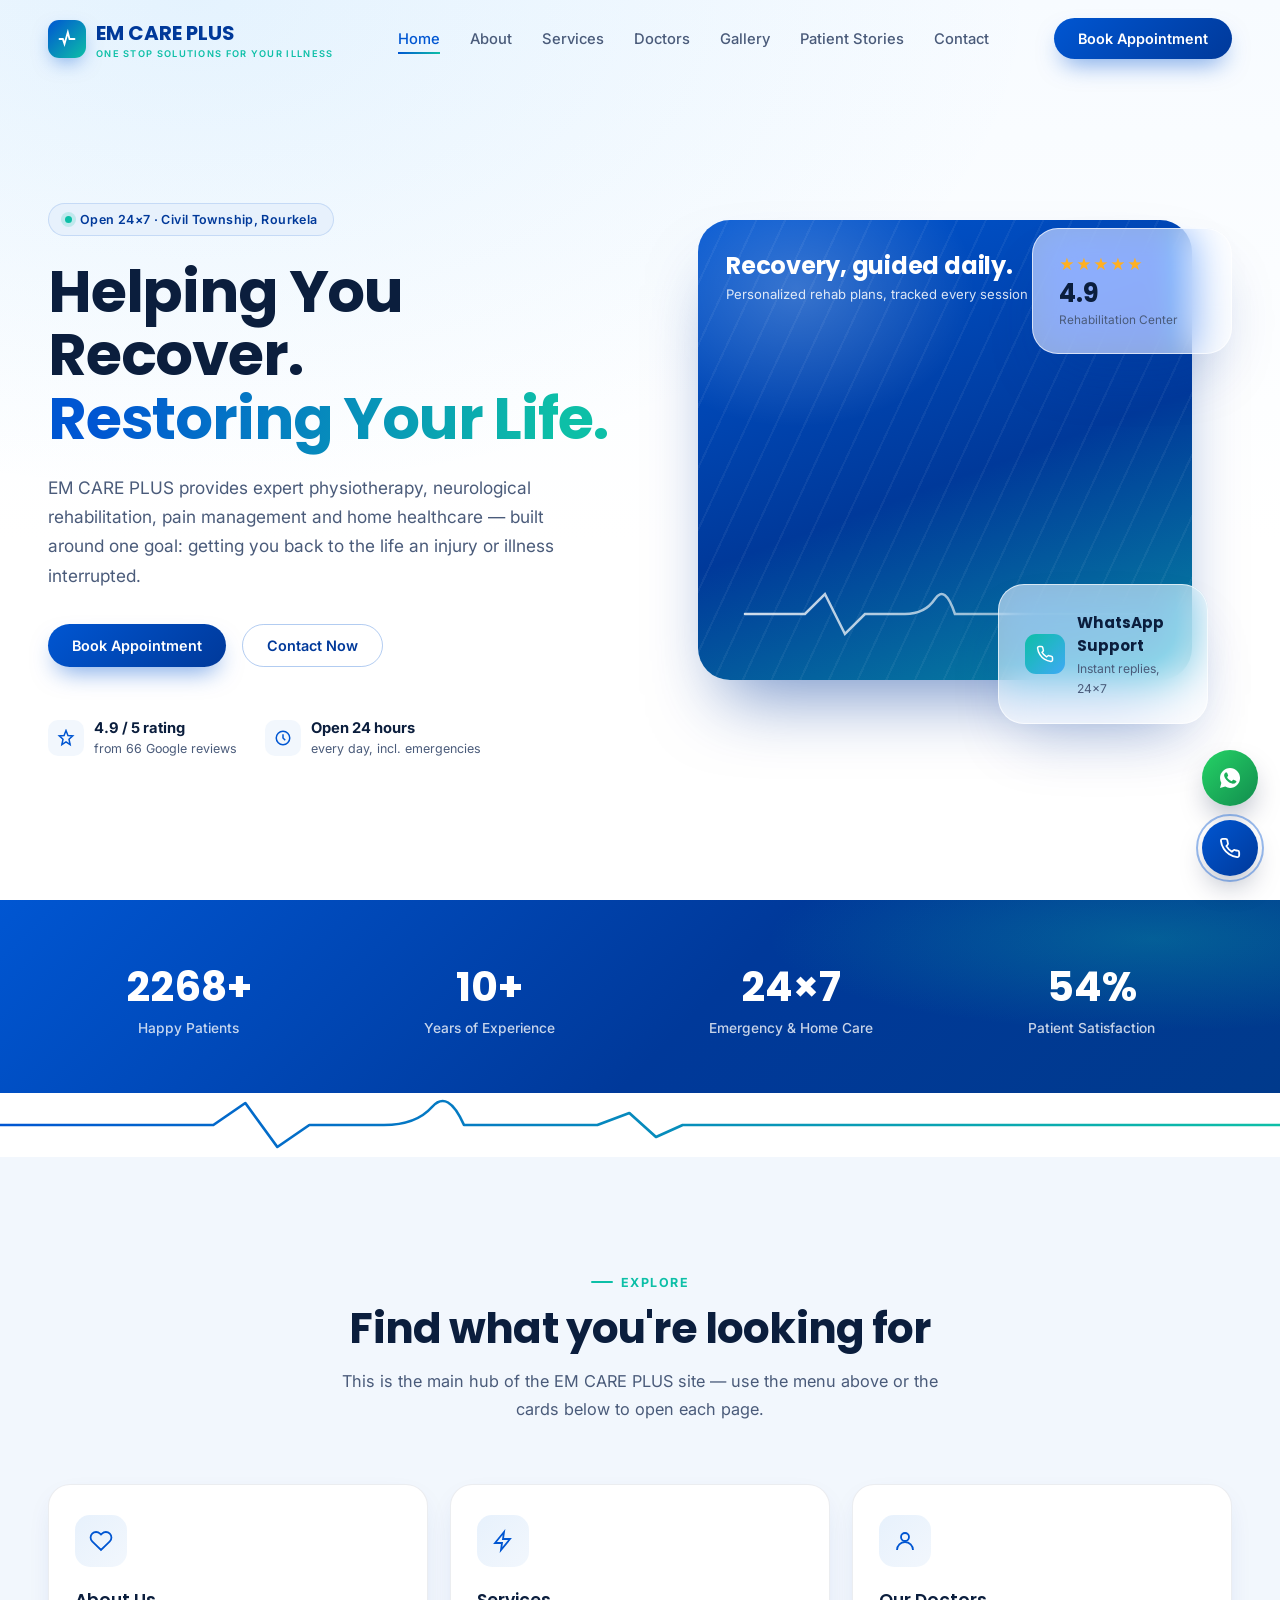
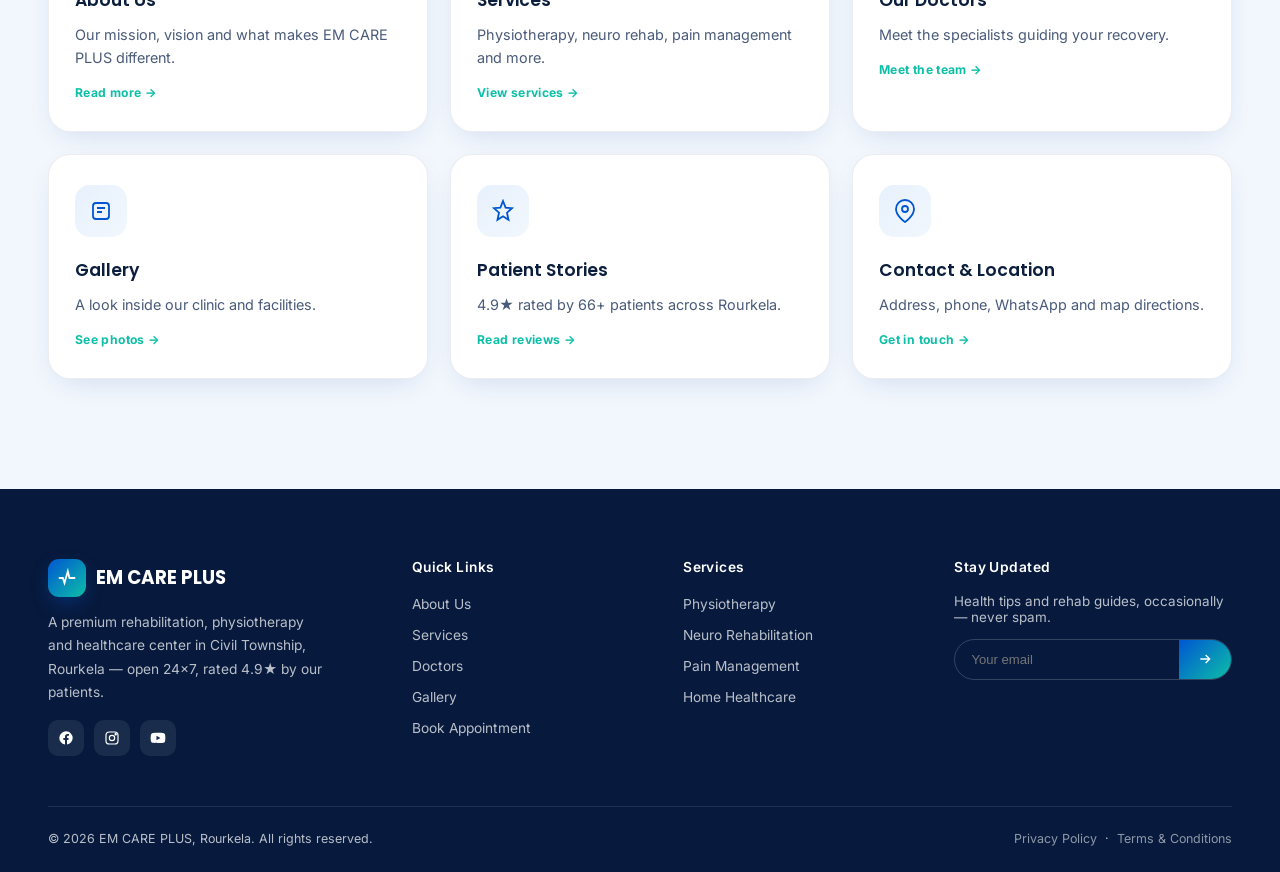
<file: index.html>
<!DOCTYPE html>
<html lang="en">
<head>
<meta charset="UTF-8">
<meta name="viewport" content="width=device-width, initial-scale=1.0">
<title>EM CARE PLUS — Rehabilitation & Physiotherapy Center, Rourkela</title>
<meta name="description" content="EM CARE PLUS is a premium rehabilitation, physiotherapy and healthcare center in Civil Township, Rourkela, Odisha. 24x7 service, 4.9 star rated by 66+ patients.">
<link rel="preconnect" href="https://fonts.googleapis.com">
<link rel="preconnect" href="https://fonts.gstatic.com" crossorigin>
<link href="https://fonts.googleapis.com/css2?family=Poppins:wght@400;500;600;700;800&family=Inter:wght@400;500;600;700&display=swap" rel="stylesheet">
<link rel="stylesheet" href="css/style.css">
</head>
<body>

<div class="bg-field"></div>
<!-- ======================= HEADER ======================= -->
<header id="siteHeader">
  <div class="wrap">
    <nav>
      <a href="index.html" class="logo">
        <span class="logo-mark">
          <svg viewBox="0 0 24 24" fill="none" stroke="#fff" stroke-width="2.2" stroke-linecap="round"><path d="M3 12h4l2 6 4-14 2 8h6"/></svg>
        </span>
        <span>EM CARE PLUS<small>ONE STOP SOLUTIONS FOR YOUR ILLNESS</small></span>
      </a>
      <div class="nav-links">
        <a href="index.html" class="active">Home</a>
        <a href="about.html">About</a>
        <a href="services.html">Services</a>
        <a href="doctors.html">Doctors</a>
        <a href="gallery.html">Gallery</a>
        <a href="reviews.html">Patient Stories</a>
        <a href="contact.html">Contact</a>
      </div>
      <div class="nav-cta">
        <a href="tel:+917735731049" class="btn btn-ghost" style="display:none" id="navCall">Call</a>
        <a href="appointment.html" class="btn btn-primary">Book Appointment</a>
        <button class="hamburger" id="hamburger" aria-label="Menu"><span></span><span></span><span></span></button>
      </div>
    </nav>
  </div>
</header>

<!-- ======================= HERO ======================= -->
<section class="hero" id="home">
  <div class="wrap hero-grid">
    <div>
      <div class="eyebrow"><span class="dot"></span> Open 24×7 · Civil Township, Rourkela</div>
      <h1>Helping You Recover.<br><span class="grad">Restoring Your Life.</span></h1>
      <p class="lead">EM CARE PLUS provides expert physiotherapy, neurological rehabilitation, pain management and home healthcare — built around one goal: getting you back to the life an injury or illness interrupted.</p>
      <div class="hero-actions">
        <a href="appointment.html" class="btn btn-primary">Book Appointment</a>
        <a href="contact.html" class="btn btn-ghost">Contact Now</a>
      </div>
      <div class="hero-meta">
        <div class="item">
          <div class="ic"><svg width="18" height="18" viewBox="0 0 24 24" fill="none" stroke="currentColor" stroke-width="2"><path d="M12 2l2.6 6.6L21 9.2l-5 4.5 1.5 7.1L12 17.3 6.5 20.8 8 13.7 3 9.2l6.4-.6z"/></svg></div>
          <div class="txt"><b>4.9 / 5 rating</b><span>from 66 Google reviews</span></div>
        </div>
        <div class="item">
          <div class="ic"><svg width="18" height="18" viewBox="0 0 24 24" fill="none" stroke="currentColor" stroke-width="2"><circle cx="12" cy="12" r="9"/><path d="M12 7v5l3 3"/></svg></div>
          <div class="txt"><b>Open 24 hours</b><span>every day, incl. emergencies</span></div>
        </div>
      </div>
    </div>

    <div class="hero-visual">
      <div class="hv-main">
        <div class="cap"><b>Recovery, guided daily.</b><span>Personalized rehab plans, tracked every session</span></div>
        <div class="pulse-wrap">
          <svg viewBox="0 0 400 60" width="100%" height="60">
            <defs><linearGradient id="pulseGradWhite" x1="0" y1="0" x2="1" y2="0"><stop offset="0%" stop-color="#ffffff" stop-opacity="0.9"/><stop offset="100%" stop-color="#ffffff" stop-opacity="0.5"/></linearGradient></defs>
            <path d="M0 30 L60 30 L80 10 L100 50 L120 30 L160 30 Q180 30 190 15 Q200 0 210 30 L400 30" fill="none" stroke="url(#pulseGradWhite)" stroke-width="2.5" stroke-linecap="round"/>
          </svg>
        </div>
      </div>
      <div class="hv-card hv-float-1">
        <div class="rating">
          <div>
            <div class="stars">★★★★★</div>
            <b>4.9</b>
            <span>Rehabilitation Center</span>
          </div>
        </div>
      </div>
      <div class="hv-card hv-float-2">
        <div class="row">
          <div class="ic2"><svg width="18" height="18" viewBox="0 0 24 24" fill="none" stroke="#fff" stroke-width="2"><path d="M22 16.92v3a2 2 0 0 1-2.18 2 19.79 19.79 0 0 1-8.63-3.07 19.5 19.5 0 0 1-6-6 19.79 19.79 0 0 1-3.07-8.67A2 2 0 0 1 4.11 2h3a2 2 0 0 1 2 1.72c.12.9.33 1.79.63 2.65a2 2 0 0 1-.45 2.11L8.09 9.91a16 16 0 0 0 6 6l1.43-1.2a2 2 0 0 1 2.11-.45c.86.3 1.75.51 2.65.63A2 2 0 0 1 22 16.92z"/></svg></div>
          <div><b>WhatsApp Support</b><span>Instant replies, 24×7</span></div>
        </div>
      </div>
    </div>
  </div>
</section>

<!-- ======================= STATS ======================= -->
<div class="stats-strip">
  <div class="wrap stats-grid reveal-stagger" id="statsGrid">
    <div class="stat"><b class="counter" data-target="5000" data-suffix="+">0</b><span>Happy Patients</span></div>
    <div class="stat"><b class="counter" data-target="10" data-suffix="+">0</b><span>Years of Experience</span></div>
    <div class="stat"><b>24×7</b><span>Emergency &amp; Home Care</span></div>
    <div class="stat"><b class="counter" data-target="98" data-suffix="%">0</b><span>Patient Satisfaction</span></div>
  </div>
</div>

<div class="pulse-divider"><svg viewBox="0 0 1200 64" preserveAspectRatio="none">
  <defs><linearGradient id="pulseGrad" x1="0" y1="0" x2="1" y2="0"><stop offset="0%" stop-color="#0056D2"/><stop offset="100%" stop-color="#0DBFA7"/></linearGradient></defs>
  <path class="pulse-path" d="M0 32 L200 32 L230 10 L260 54 L290 32 L360 32 Q390 32 405 14 Q420 -4 435 32 L560 32 L590 20 L615 44 L640 32 L1200 32"/>
</svg></div>


<!-- ======================= EXPLORE (home quick links) ======================= -->
<section id="explore" style="background:var(--mist);">
  <div class="wrap">
    <div class="sec-head center reveal">
      <div class="kicker" style="justify-content:center">Explore</div>
      <h2>Find what you're looking for</h2>
      <p>This is the main hub of the EM CARE PLUS site &mdash; use the menu above or the cards below to open each page.</p>
    </div>
    <div class="services-grid reveal-stagger">
      <a class="svc-card" href="about.html" style="display:block;">
        <div class="svc-ic"><svg width="24" height="24" viewBox="0 0 24 24" fill="none" stroke="currentColor" stroke-width="1.8"><path d="M20.8 4.6a5.5 5.5 0 00-7.8 0L12 5.6l-1-1a5.5 5.5 0 10-7.8 7.8l1 1L12 21l7.8-7.6 1-1a5.5 5.5 0 000-7.8z"/></svg></div>
        <h3>About Us</h3><p>Our mission, vision and what makes EM CARE PLUS different.</p><span class="tag">Read more &rarr;</span>
      </a>
      <a class="svc-card" href="services.html" style="display:block;">
        <div class="svc-ic"><svg width="24" height="24" viewBox="0 0 24 24" fill="none" stroke="currentColor" stroke-width="1.8"><path d="M13 3L4 14h7l-1 7 9-11h-7l1-7z"/></svg></div>
        <h3>Services</h3><p>Physiotherapy, neuro rehab, pain management and more.</p><span class="tag">View services &rarr;</span>
      </a>
      <a class="svc-card" href="doctors.html" style="display:block;">
        <div class="svc-ic"><svg width="24" height="24" viewBox="0 0 24 24" fill="none" stroke="currentColor" stroke-width="1.8"><circle cx="12" cy="8" r="4"/><path d="M4 21c0-4.4 3.6-8 8-8s8 3.6 8 8"/></svg></div>
        <h3>Our Doctors</h3><p>Meet the specialists guiding your recovery.</p><span class="tag">Meet the team &rarr;</span>
      </a>
      <a class="svc-card" href="gallery.html" style="display:block;">
        <div class="svc-ic"><svg width="24" height="24" viewBox="0 0 24 24" fill="none" stroke="currentColor" stroke-width="1.8"><rect x="4" y="4" width="16" height="16" rx="3"/><path d="M8 9h8M8 13h5"/></svg></div>
        <h3>Gallery</h3><p>A look inside our clinic and facilities.</p><span class="tag">See photos &rarr;</span>
      </a>
      <a class="svc-card" href="reviews.html" style="display:block;">
        <div class="svc-ic"><svg width="24" height="24" viewBox="0 0 24 24" fill="none" stroke="currentColor" stroke-width="1.8"><path d="M12 2l2.6 6.6L21 9.2l-5 4.5 1.5 7.1L12 17.3 6.5 20.8 8 13.7 3 9.2l6.4-.6z"/></svg></div>
        <h3>Patient Stories</h3><p>4.9&#9733; rated by 66+ patients across Rourkela.</p><span class="tag">Read reviews &rarr;</span>
      </a>
      <a class="svc-card" href="contact.html" style="display:block;">
        <div class="svc-ic"><svg width="24" height="24" viewBox="0 0 24 24" fill="none" stroke="currentColor" stroke-width="1.8"><path d="M21 10c0 7-9 13-9 13s-9-6-9-13a9 9 0 0118 0z"/><circle cx="12" cy="10" r="3"/></svg></div>
        <h3>Contact &amp; Location</h3><p>Address, phone, WhatsApp and map directions.</p><span class="tag">Get in touch &rarr;</span>
      </a>
    </div>
  </div>
</section>

<!-- ======================= FOOTER ======================= -->
<footer>
  <div class="wrap">
    <div class="foot-grid">
      <div>
        <div class="foot-logo">
          <span class="logo-mark"><svg viewBox="0 0 24 24" fill="none" stroke="#fff" stroke-width="2.2" stroke-linecap="round"><path d="M3 12h4l2 6 4-14 2 8h6"/></svg></span>
          EM CARE PLUS
        </div>
        <p class="desc">A premium rehabilitation, physiotherapy and healthcare center in Civil Township, Rourkela — open 24×7, rated 4.9★ by our patients.</p>
        <div class="foot-social">
          <a href="#" aria-label="Facebook"><svg width="16" height="16" viewBox="0 0 24 24" fill="#fff"><path d="M22 12a10 10 0 10-11.5 9.9v-7H8v-2.9h2.5V9.8c0-2.5 1.5-3.9 3.8-3.9 1.1 0 2.2.2 2.2.2v2.4h-1.3c-1.2 0-1.6.8-1.6 1.6v1.9H16l-.4 2.9h-2.1v7A10 10 0 0022 12z"/></svg></a>
          <a href="#" aria-label="Instagram"><svg width="16" height="16" viewBox="0 0 24 24" fill="none" stroke="#fff" stroke-width="1.8"><rect x="3" y="3" width="18" height="18" rx="5"/><circle cx="12" cy="12" r="4"/><circle cx="17.5" cy="6.5" r="1"/></svg></a>
          <a href="#" aria-label="YouTube"><svg width="16" height="16" viewBox="0 0 24 24" fill="#fff"><path d="M23 12s0-3.6-.5-5.2c-.3-1-.9-1.7-1.9-2C18.9 4.3 12 4.3 12 4.3s-6.9 0-8.6.5c-1 .3-1.6 1-1.9 2C1 8.4 1 12 1 12s0 3.6.5 5.2c.3 1 .9 1.7 1.9 2 1.7.5 8.6.5 8.6.5s6.9 0 8.6-.5c1-.3 1.6-1 1.9-2 .5-1.6.5-5.2.5-5.2zM9.7 15.3V8.7l6 3.3-6 3.3z"/></svg></a>
        </div>
      </div>
      <div>
        <h5>Quick Links</h5>
        <ul>
          <li><a href="about.html">About Us</a></li>
          <li><a href="services.html">Services</a></li>
          <li><a href="doctors.html">Doctors</a></li>
          <li><a href="gallery.html">Gallery</a></li>
          <li><a href="appointment.html">Book Appointment</a></li>
        </ul>
      </div>
      <div>
        <h5>Services</h5>
        <ul>
          <li><a href="services.html">Physiotherapy</a></li>
          <li><a href="services.html">Neuro Rehabilitation</a></li>
          <li><a href="services.html">Pain Management</a></li>
          <li><a href="services.html">Home Healthcare</a></li>
        </ul>
      </div>
      <div>
        <h5>Stay Updated</h5>
        <p style="font-size:0.84rem;">Health tips and rehab guides, occasionally — never spam.</p>
        <div class="news-input"><input type="email" placeholder="Your email"><button aria-label="Subscribe"><svg width="16" height="16" viewBox="0 0 24 24" fill="none" stroke="#fff" stroke-width="2"><path d="M5 12h14M13 6l6 6-6 6"/></svg></button></div>
      </div>
    </div>
    <div class="foot-bottom">
      <span>© 2026 EM CARE PLUS, Rourkela. All rights reserved.</span>
      <span><a href="#">Privacy Policy</a> &nbsp;·&nbsp; <a href="#">Terms &amp; Conditions</a></span>
    </div>
  </div>
</footer>

<!-- ======================= FLOATING BUTTONS ======================= -->
<div class="floaters">
  <a href="https://wa.me/917735731049" target="_blank" class="fab fab-wa" aria-label="WhatsApp"><svg width="24" height="24" viewBox="0 0 24 24" fill="#fff"><path d="M12.04 2c-5.5 0-10 4.5-10 10 0 1.77.46 3.45 1.27 4.9L2 22l5.25-1.38A9.9 9.9 0 0012.04 22c5.5 0 10-4.5 10-10s-4.5-10-10-10zm5.9 14.2c-.25.7-1.45 1.35-2 1.4-.5.06-1.15.08-1.85-.12-.43-.12-.98-.3-1.7-.6-2.98-1.29-4.93-4.3-5.08-4.5-.15-.2-1.2-1.6-1.2-3.05 0-1.45.76-2.15 1.03-2.45.27-.3.6-.37.8-.37h.57c.18 0 .43-.07.67.5.25.6.85 2.1.92 2.25.07.15.12.33.02.53-.1.2-.15.33-.3.5-.15.18-.32.4-.45.53-.15.15-.32.32-.14.62.18.3.8 1.32 1.72 2.14 1.18 1.05 2.18 1.38 2.48 1.53.3.15.47.13.65-.08.18-.2.75-.87.95-1.17.2-.3.4-.25.67-.15.28.1 1.75.83 2.05.98.3.15.5.22.57.35.07.13.07.75-.18 1.45z"/></svg></a>
  <a href="tel:+917735731049" class="fab fab-call" aria-label="Call"><svg width="22" height="22" viewBox="0 0 24 24" fill="none" stroke="#fff" stroke-width="2"><path d="M22 16.92v3a2 2 0 0 1-2.18 2 19.79 19.79 0 0 1-8.63-3.07 19.5 19.5 0 0 1-6-6 19.79 19.79 0 0 1-3.07-8.67A2 2 0 0 1 4.11 2h3a2 2 0 0 1 2 1.72c.12.9.33 1.79.63 2.65a2 2 0 0 1-.45 2.11L8.09 9.91a16 16 0 0 0 6 6l1.43-1.2a2 2 0 0 1 2.11-.45c.86.3 1.75.51 2.65.63A2 2 0 0 1 22 16.92z"/></svg></a>
</div>

<script src="js/main.js"></script>
</body>
</html>
</file>
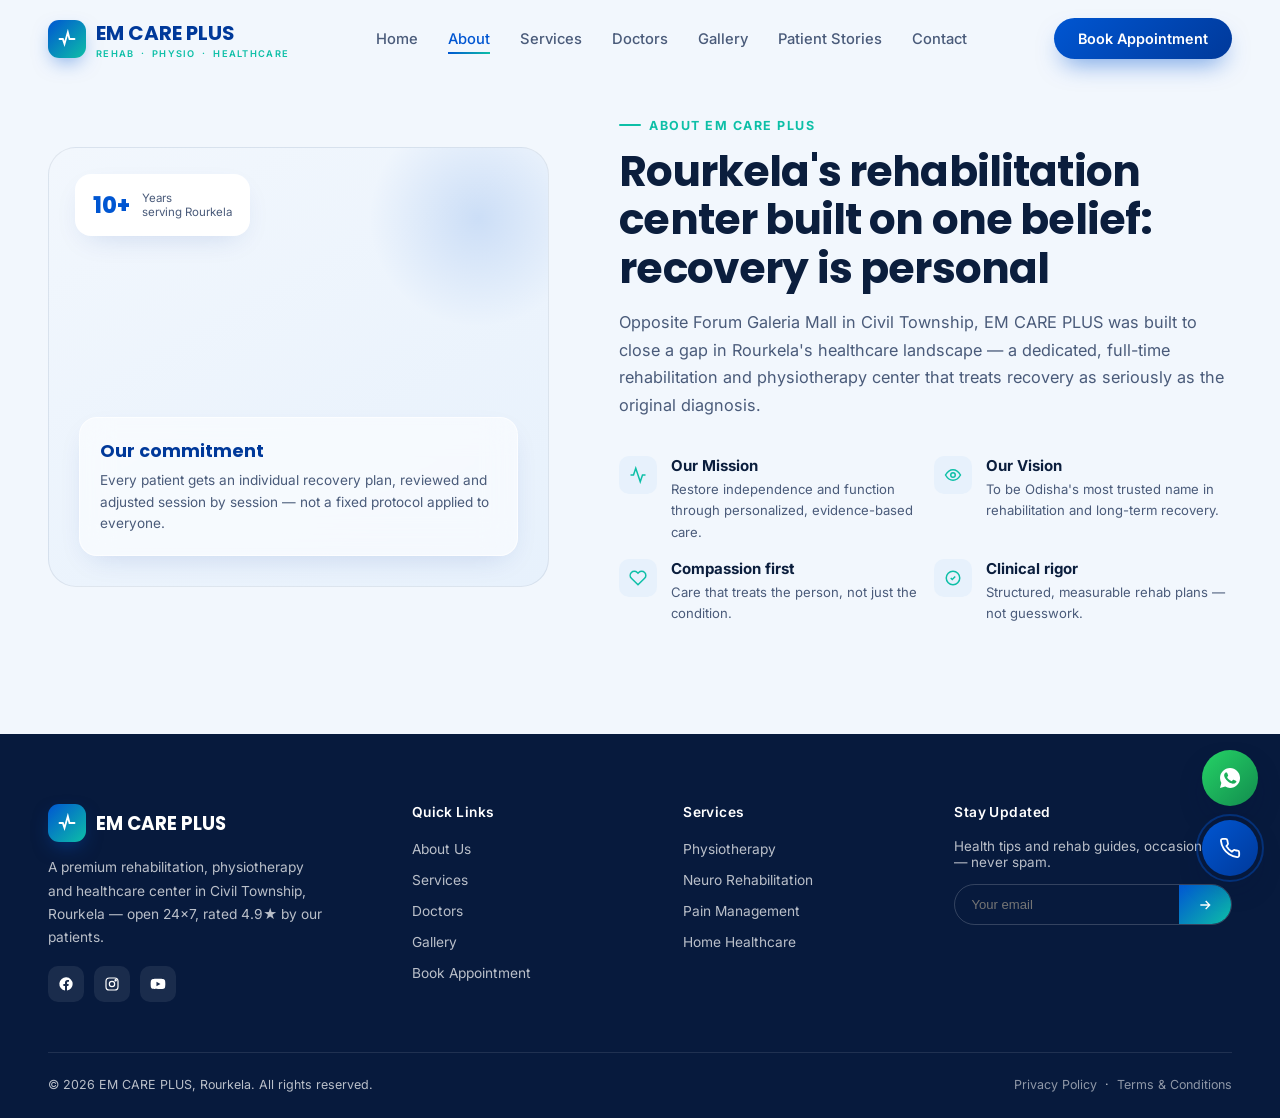
<file: about.html>
<!DOCTYPE html>
<html lang="en">
<head>
<meta charset="UTF-8">
<meta name="viewport" content="width=device-width, initial-scale=1.0">
<title>About Us — EM CARE PLUS Rourkela</title>
<meta name="description" content="Learn about EM CARE PLUS's mission, vision and values as Rourkela's dedicated rehabilitation and physiotherapy center.">
<link rel="preconnect" href="https://fonts.googleapis.com">
<link rel="preconnect" href="https://fonts.gstatic.com" crossorigin>
<link href="https://fonts.googleapis.com/css2?family=Poppins:wght@400;500;600;700;800&family=Inter:wght@400;500;600;700&display=swap" rel="stylesheet">
<link rel="stylesheet" href="css/style.css">
</head>
<body>

<div class="bg-field"></div>
<!-- ======================= HEADER ======================= -->
<header id="siteHeader">
  <div class="wrap">
    <nav>
      <a href="index.html" class="logo">
        <span class="logo-mark">
          <svg viewBox="0 0 24 24" fill="none" stroke="#fff" stroke-width="2.2" stroke-linecap="round"><path d="M3 12h4l2 6 4-14 2 8h6"/></svg>
        </span>
        <span>EM CARE PLUS<small>REHAB &nbsp;&middot;&nbsp; PHYSIO &nbsp;&middot;&nbsp; HEALTHCARE</small></span>
      </a>
      <div class="nav-links">
        <a href="index.html">Home</a>
        <a href="about.html" class="active">About</a>
        <a href="services.html">Services</a>
        <a href="doctors.html">Doctors</a>
        <a href="gallery.html">Gallery</a>
        <a href="reviews.html">Patient Stories</a>
        <a href="contact.html">Contact</a>
      </div>
      <div class="nav-cta">
        <a href="tel:+917735731049" class="btn btn-ghost" style="display:none" id="navCall">Call</a>
        <a href="appointment.html" class="btn btn-primary">Book Appointment</a>
        <button class="hamburger" id="hamburger" aria-label="Menu"><span></span><span></span><span></span></button>
      </div>
    </nav>
  </div>
</header>

<!-- ======================= ABOUT ======================= -->
<section id="about" style="background:var(--mist);">
  <div class="wrap about-wrap">
    <div class="about-visual reveal">
      <div class="about-card-main">
        <div class="about-badge"><span class="n">10+</span><span>Years<br>serving Rourkela</span></div>
        <div class="timeline-chip">
          <div class="yr">Our commitment</div>
          <p style="font-size:0.85rem;color:var(--ink-soft);margin-top:6px;line-height:1.6;">Every patient gets an individual recovery plan, reviewed and adjusted session by session — not a fixed protocol applied to everyone.</p>
        </div>
      </div>
    </div>
    <div>
      <div class="sec-head reveal" style="margin-bottom:30px;">
        <div class="kicker">About EM CARE PLUS</div>
        <h2>Rourkela's rehabilitation center built on one belief: recovery is personal</h2>
        <p>Opposite Forum Galeria Mall in Civil Township, EM CARE PLUS was built to close a gap in Rourkela's healthcare landscape — a dedicated, full-time rehabilitation and physiotherapy center that treats recovery as seriously as the original diagnosis.</p>
      </div>
      <div class="value-grid reveal-stagger">
        <div class="value-item"><div class="vic"><svg width="18" height="18" viewBox="0 0 24 24" fill="none" stroke="currentColor" stroke-width="2"><path d="M22 12h-4l-3 9L9 3l-3 9H2"/></svg></div><div><b>Our Mission</b><span>Restore independence and function through personalized, evidence-based care.</span></div></div>
        <div class="value-item"><div class="vic"><svg width="18" height="18" viewBox="0 0 24 24" fill="none" stroke="currentColor" stroke-width="2"><circle cx="12" cy="12" r="3"/><path d="M2 12s4-7 10-7 10 7 10 7-4 7-10 7-10-7-10-7z"/></svg></div><div><b>Our Vision</b><span>To be Odisha's most trusted name in rehabilitation and long-term recovery.</span></div></div>
        <div class="value-item"><div class="vic"><svg width="18" height="18" viewBox="0 0 24 24" fill="none" stroke="currentColor" stroke-width="2"><path d="M20.8 4.6a5.5 5.5 0 00-7.8 0L12 5.6l-1-1a5.5 5.5 0 10-7.8 7.8l1 1L12 21l7.8-7.6 1-1a5.5 5.5 0 000-7.8z"/></svg></div><div><b>Compassion first</b><span>Care that treats the person, not just the condition.</span></div></div>
        <div class="value-item"><div class="vic"><svg width="18" height="18" viewBox="0 0 24 24" fill="none" stroke="currentColor" stroke-width="2"><path d="M9 12l2 2 4-4M21 12a9 9 0 11-18 0 9 9 0 0118 0z"/></svg></div><div><b>Clinical rigor</b><span>Structured, measurable rehab plans — not guesswork.</span></div></div>
      </div>
    </div>
  </div>
</section>

<!-- ======================= FOOTER ======================= -->
<footer>
  <div class="wrap">
    <div class="foot-grid">
      <div>
        <div class="foot-logo">
          <span class="logo-mark"><svg viewBox="0 0 24 24" fill="none" stroke="#fff" stroke-width="2.2" stroke-linecap="round"><path d="M3 12h4l2 6 4-14 2 8h6"/></svg></span>
          EM CARE PLUS
        </div>
        <p class="desc">A premium rehabilitation, physiotherapy and healthcare center in Civil Township, Rourkela — open 24×7, rated 4.9★ by our patients.</p>
        <div class="foot-social">
          <a href="#" aria-label="Facebook"><svg width="16" height="16" viewBox="0 0 24 24" fill="#fff"><path d="M22 12a10 10 0 10-11.5 9.9v-7H8v-2.9h2.5V9.8c0-2.5 1.5-3.9 3.8-3.9 1.1 0 2.2.2 2.2.2v2.4h-1.3c-1.2 0-1.6.8-1.6 1.6v1.9H16l-.4 2.9h-2.1v7A10 10 0 0022 12z"/></svg></a>
          <a href="#" aria-label="Instagram"><svg width="16" height="16" viewBox="0 0 24 24" fill="none" stroke="#fff" stroke-width="1.8"><rect x="3" y="3" width="18" height="18" rx="5"/><circle cx="12" cy="12" r="4"/><circle cx="17.5" cy="6.5" r="1"/></svg></a>
          <a href="#" aria-label="YouTube"><svg width="16" height="16" viewBox="0 0 24 24" fill="#fff"><path d="M23 12s0-3.6-.5-5.2c-.3-1-.9-1.7-1.9-2C18.9 4.3 12 4.3 12 4.3s-6.9 0-8.6.5c-1 .3-1.6 1-1.9 2C1 8.4 1 12 1 12s0 3.6.5 5.2c.3 1 .9 1.7 1.9 2 1.7.5 8.6.5 8.6.5s6.9 0 8.6-.5c1-.3 1.6-1 1.9-2 .5-1.6.5-5.2.5-5.2zM9.7 15.3V8.7l6 3.3-6 3.3z"/></svg></a>
        </div>
      </div>
      <div>
        <h5>Quick Links</h5>
        <ul>
          <li><a href="about.html">About Us</a></li>
          <li><a href="services.html">Services</a></li>
          <li><a href="doctors.html">Doctors</a></li>
          <li><a href="gallery.html">Gallery</a></li>
          <li><a href="appointment.html">Book Appointment</a></li>
        </ul>
      </div>
      <div>
        <h5>Services</h5>
        <ul>
          <li><a href="services.html">Physiotherapy</a></li>
          <li><a href="services.html">Neuro Rehabilitation</a></li>
          <li><a href="services.html">Pain Management</a></li>
          <li><a href="services.html">Home Healthcare</a></li>
        </ul>
      </div>
      <div>
        <h5>Stay Updated</h5>
        <p style="font-size:0.84rem;">Health tips and rehab guides, occasionally — never spam.</p>
        <div class="news-input"><input type="email" placeholder="Your email"><button aria-label="Subscribe"><svg width="16" height="16" viewBox="0 0 24 24" fill="none" stroke="#fff" stroke-width="2"><path d="M5 12h14M13 6l6 6-6 6"/></svg></button></div>
      </div>
    </div>
    <div class="foot-bottom">
      <span>© 2026 EM CARE PLUS, Rourkela. All rights reserved.</span>
      <span><a href="#">Privacy Policy</a> &nbsp;·&nbsp; <a href="#">Terms &amp; Conditions</a></span>
    </div>
  </div>
</footer>

<!-- ======================= FLOATING BUTTONS ======================= -->
<div class="floaters">
  <a href="https://wa.me/917735731049" target="_blank" class="fab fab-wa" aria-label="WhatsApp"><svg width="24" height="24" viewBox="0 0 24 24" fill="#fff"><path d="M12.04 2c-5.5 0-10 4.5-10 10 0 1.77.46 3.45 1.27 4.9L2 22l5.25-1.38A9.9 9.9 0 0012.04 22c5.5 0 10-4.5 10-10s-4.5-10-10-10zm5.9 14.2c-.25.7-1.45 1.35-2 1.4-.5.06-1.15.08-1.85-.12-.43-.12-.98-.3-1.7-.6-2.98-1.29-4.93-4.3-5.08-4.5-.15-.2-1.2-1.6-1.2-3.05 0-1.45.76-2.15 1.03-2.45.27-.3.6-.37.8-.37h.57c.18 0 .43-.07.67.5.25.6.85 2.1.92 2.25.07.15.12.33.02.53-.1.2-.15.33-.3.5-.15.18-.32.4-.45.53-.15.15-.32.32-.14.62.18.3.8 1.32 1.72 2.14 1.18 1.05 2.18 1.38 2.48 1.53.3.15.47.13.65-.08.18-.2.75-.87.95-1.17.2-.3.4-.25.67-.15.28.1 1.75.83 2.05.98.3.15.5.22.57.35.07.13.07.75-.18 1.45z"/></svg></a>
  <a href="tel:+917735731049" class="fab fab-call" aria-label="Call"><svg width="22" height="22" viewBox="0 0 24 24" fill="none" stroke="#fff" stroke-width="2"><path d="M22 16.92v3a2 2 0 0 1-2.18 2 19.79 19.79 0 0 1-8.63-3.07 19.5 19.5 0 0 1-6-6 19.79 19.79 0 0 1-3.07-8.67A2 2 0 0 1 4.11 2h3a2 2 0 0 1 2 1.72c.12.9.33 1.79.63 2.65a2 2 0 0 1-.45 2.11L8.09 9.91a16 16 0 0 0 6 6l1.43-1.2a2 2 0 0 1 2.11-.45c.86.3 1.75.51 2.65.63A2 2 0 0 1 22 16.92z"/></svg></a>
</div>

<script src="js/main.js"></script>
</body>
</html>
</file>
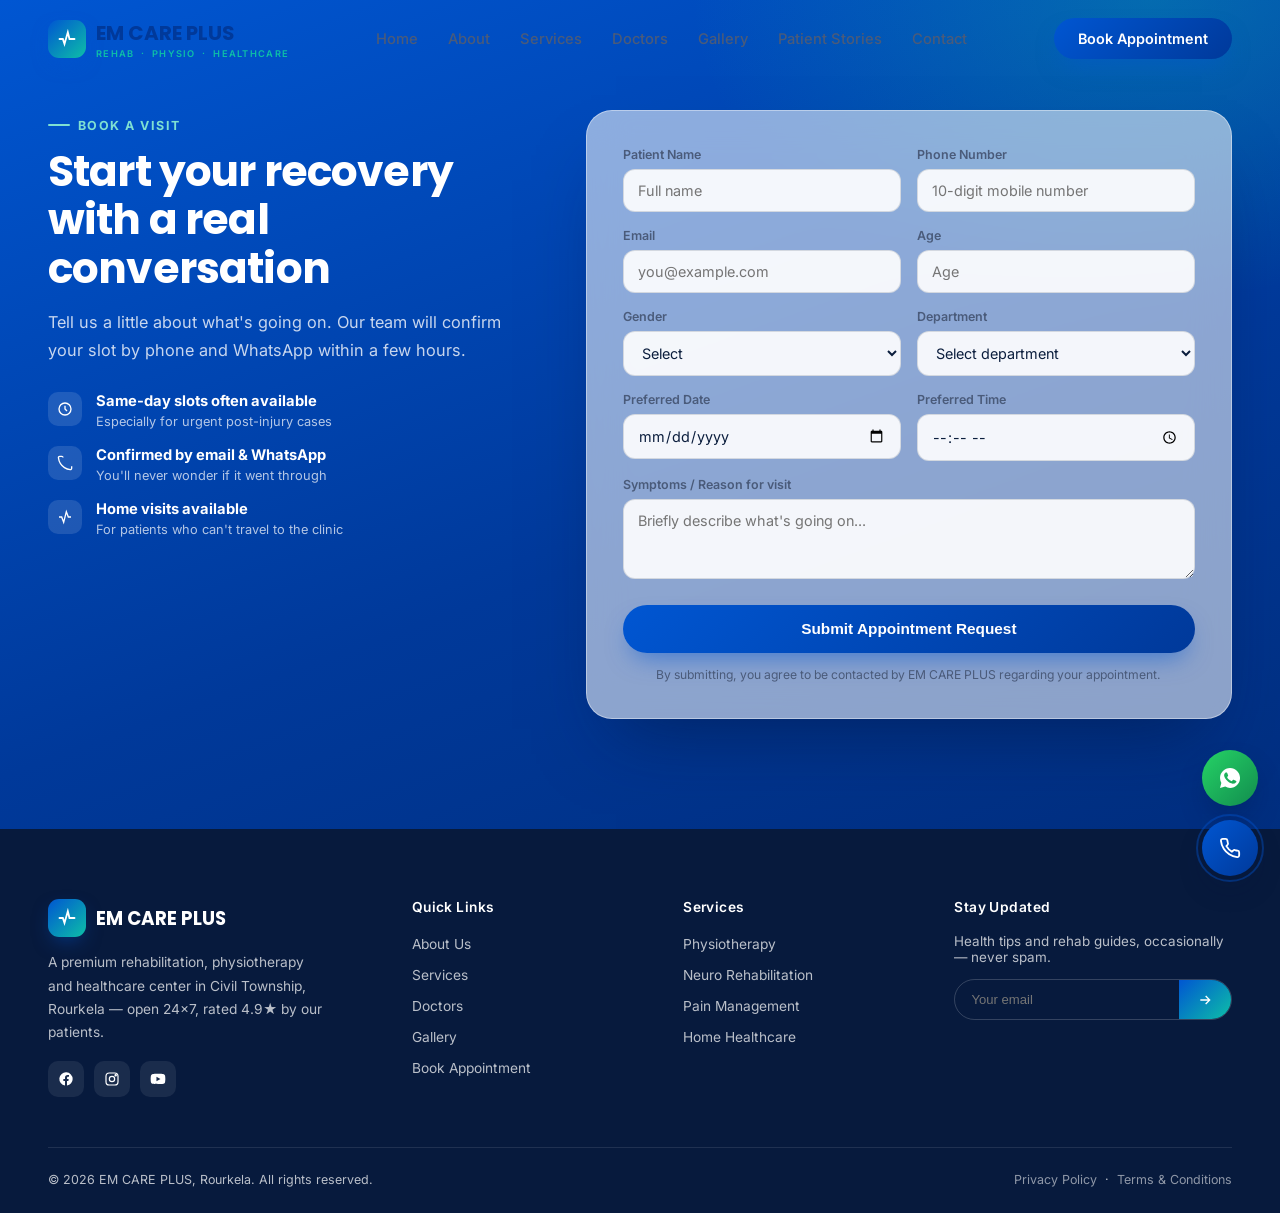
<file: appointment.html>
<!DOCTYPE html>
<html lang="en">
<head>
<meta charset="UTF-8">
<meta name="viewport" content="width=device-width, initial-scale=1.0">
<title>Book Appointment — EM CARE PLUS Rourkela</title>
<meta name="description" content="Book a physiotherapy or rehabilitation appointment at EM CARE PLUS Rourkela. Same-day slots often available.">
<link rel="preconnect" href="https://fonts.googleapis.com">
<link rel="preconnect" href="https://fonts.gstatic.com" crossorigin>
<link href="https://fonts.googleapis.com/css2?family=Poppins:wght@400;500;600;700;800&family=Inter:wght@400;500;600;700&display=swap" rel="stylesheet">
<link rel="stylesheet" href="css/style.css">
</head>
<body>

<div class="bg-field"></div>
<!-- ======================= HEADER ======================= -->
<header id="siteHeader">
  <div class="wrap">
    <nav>
      <a href="index.html" class="logo">
        <span class="logo-mark">
          <svg viewBox="0 0 24 24" fill="none" stroke="#fff" stroke-width="2.2" stroke-linecap="round"><path d="M3 12h4l2 6 4-14 2 8h6"/></svg>
        </span>
        <span>EM CARE PLUS<small>REHAB &nbsp;&middot;&nbsp; PHYSIO &nbsp;&middot;&nbsp; HEALTHCARE</small></span>
      </a>
      <div class="nav-links">
        <a href="index.html">Home</a>
        <a href="about.html">About</a>
        <a href="services.html">Services</a>
        <a href="doctors.html">Doctors</a>
        <a href="gallery.html">Gallery</a>
        <a href="reviews.html">Patient Stories</a>
        <a href="contact.html">Contact</a>
      </div>
      <div class="nav-cta">
        <a href="tel:+917735731049" class="btn btn-ghost" style="display:none" id="navCall">Call</a>
        <a href="appointment.html" class="btn btn-primary">Book Appointment</a>
        <button class="hamburger" id="hamburger" aria-label="Menu"><span></span><span></span><span></span></button>
      </div>
    </nav>
  </div>
</header>

<!-- ======================= APPOINTMENT ======================= -->
<section id="appointment" class="appointment">
  <div class="wrap appt-wrap">
    <div class="reveal">
      <div class="sec-head" style="margin-bottom:0;">
        <div class="kicker">Book a Visit</div>
        <h2>Start your recovery with a real conversation</h2>
        <p>Tell us a little about what's going on. Our team will confirm your slot by phone and WhatsApp within a few hours.</p>
      </div>
      <div class="appt-points">
        <div class="p-item"><div class="p-ic"><svg width="16" height="16" viewBox="0 0 24 24" fill="none" stroke="#fff" stroke-width="2"><circle cx="12" cy="12" r="9"/><path d="M12 7v5l3 3"/></svg></div><div><b>Same-day slots often available</b><span>Especially for urgent post-injury cases</span></div></div>
        <div class="p-item"><div class="p-ic"><svg width="16" height="16" viewBox="0 0 24 24" fill="none" stroke="#fff" stroke-width="2"><path d="M22 16.92v3a2 2 0 0 1-2.18 2 19.79 19.79 0 0 1-8.63-3.07 19.5 19.5 0 0 1-6-6 19.79 19.79 0 0 1-3.07-8.67A2 2 0 0 1 4.11 2h3a2 2 0 0 1 2 1.72"/></svg></div><div><b>Confirmed by email &amp; WhatsApp</b><span>You'll never wonder if it went through</span></div></div>
        <div class="p-item"><div class="p-ic"><svg width="16" height="16" viewBox="0 0 24 24" fill="none" stroke="#fff" stroke-width="2"><path d="M3 12h4l3 8 4-16 3 8h4"/></svg></div><div><b>Home visits available</b><span>For patients who can't travel to the clinic</span></div></div>
      </div>
    </div>

    <div class="appt-form" id="apptFormWrap">
      <form id="apptForm">
        <div class="form-row">
          <div class="f-group"><label>Patient Name</label><input type="text" required placeholder="Full name"></div>
          <div class="f-group"><label>Phone Number</label><input type="tel" required placeholder="10-digit mobile number"></div>
        </div>
        <div class="form-row">
          <div class="f-group"><label>Email</label><input type="email" placeholder="you@example.com"></div>
          <div class="f-group"><label>Age</label><input type="number" min="0" max="120" placeholder="Age"></div>
        </div>
        <div class="form-row">
          <div class="f-group"><label>Gender</label>
            <select><option value="">Select</option><option>Male</option><option>Female</option><option>Other</option></select>
          </div>
          <div class="f-group"><label>Department</label>
            <select><option value="">Select department</option><option>Physiotherapy</option><option>Neurological Rehabilitation</option><option>Orthopaedic Rehabilitation</option><option>Pain Management</option><option>Home Healthcare</option><option>Speech Therapy</option></select>
          </div>
        </div>
        <div class="form-row">
          <div class="f-group"><label>Preferred Date</label><input type="date"></div>
          <div class="f-group"><label>Preferred Time</label><input type="time"></div>
        </div>
        <div class="form-row full">
          <div class="f-group"><label>Symptoms / Reason for visit</label><textarea placeholder="Briefly describe what's going on..."></textarea></div>
        </div>
        <button type="submit" class="btn btn-primary appt-submit">Submit Appointment Request</button>
        <p class="form-note">By submitting, you agree to be contacted by EM CARE PLUS regarding your appointment.</p>
      </form>
      <div class="form-success" id="formSuccess">
        <div class="check"><svg width="28" height="28" viewBox="0 0 24 24" fill="none" stroke="#fff" stroke-width="2.5"><path d="M20 6L9 17l-5-5"/></svg></div>
        <h3>Request received</h3>
        <p>This is a working form UI — connect it to your booking backend to send real confirmations by email and WhatsApp.</p>
      </div>
    </div>
  </div>
</section>

<!-- ======================= FOOTER ======================= -->
<footer>
  <div class="wrap">
    <div class="foot-grid">
      <div>
        <div class="foot-logo">
          <span class="logo-mark"><svg viewBox="0 0 24 24" fill="none" stroke="#fff" stroke-width="2.2" stroke-linecap="round"><path d="M3 12h4l2 6 4-14 2 8h6"/></svg></span>
          EM CARE PLUS
        </div>
        <p class="desc">A premium rehabilitation, physiotherapy and healthcare center in Civil Township, Rourkela — open 24×7, rated 4.9★ by our patients.</p>
        <div class="foot-social">
          <a href="#" aria-label="Facebook"><svg width="16" height="16" viewBox="0 0 24 24" fill="#fff"><path d="M22 12a10 10 0 10-11.5 9.9v-7H8v-2.9h2.5V9.8c0-2.5 1.5-3.9 3.8-3.9 1.1 0 2.2.2 2.2.2v2.4h-1.3c-1.2 0-1.6.8-1.6 1.6v1.9H16l-.4 2.9h-2.1v7A10 10 0 0022 12z"/></svg></a>
          <a href="#" aria-label="Instagram"><svg width="16" height="16" viewBox="0 0 24 24" fill="none" stroke="#fff" stroke-width="1.8"><rect x="3" y="3" width="18" height="18" rx="5"/><circle cx="12" cy="12" r="4"/><circle cx="17.5" cy="6.5" r="1"/></svg></a>
          <a href="#" aria-label="YouTube"><svg width="16" height="16" viewBox="0 0 24 24" fill="#fff"><path d="M23 12s0-3.6-.5-5.2c-.3-1-.9-1.7-1.9-2C18.9 4.3 12 4.3 12 4.3s-6.9 0-8.6.5c-1 .3-1.6 1-1.9 2C1 8.4 1 12 1 12s0 3.6.5 5.2c.3 1 .9 1.7 1.9 2 1.7.5 8.6.5 8.6.5s6.9 0 8.6-.5c1-.3 1.6-1 1.9-2 .5-1.6.5-5.2.5-5.2zM9.7 15.3V8.7l6 3.3-6 3.3z"/></svg></a>
        </div>
      </div>
      <div>
        <h5>Quick Links</h5>
        <ul>
          <li><a href="about.html">About Us</a></li>
          <li><a href="services.html">Services</a></li>
          <li><a href="doctors.html">Doctors</a></li>
          <li><a href="gallery.html">Gallery</a></li>
          <li><a href="appointment.html">Book Appointment</a></li>
        </ul>
      </div>
      <div>
        <h5>Services</h5>
        <ul>
          <li><a href="services.html">Physiotherapy</a></li>
          <li><a href="services.html">Neuro Rehabilitation</a></li>
          <li><a href="services.html">Pain Management</a></li>
          <li><a href="services.html">Home Healthcare</a></li>
        </ul>
      </div>
      <div>
        <h5>Stay Updated</h5>
        <p style="font-size:0.84rem;">Health tips and rehab guides, occasionally — never spam.</p>
        <div class="news-input"><input type="email" placeholder="Your email"><button aria-label="Subscribe"><svg width="16" height="16" viewBox="0 0 24 24" fill="none" stroke="#fff" stroke-width="2"><path d="M5 12h14M13 6l6 6-6 6"/></svg></button></div>
      </div>
    </div>
    <div class="foot-bottom">
      <span>© 2026 EM CARE PLUS, Rourkela. All rights reserved.</span>
      <span><a href="#">Privacy Policy</a> &nbsp;·&nbsp; <a href="#">Terms &amp; Conditions</a></span>
    </div>
  </div>
</footer>

<!-- ======================= FLOATING BUTTONS ======================= -->
<div class="floaters">
  <a href="https://wa.me/917735731049" target="_blank" class="fab fab-wa" aria-label="WhatsApp"><svg width="24" height="24" viewBox="0 0 24 24" fill="#fff"><path d="M12.04 2c-5.5 0-10 4.5-10 10 0 1.77.46 3.45 1.27 4.9L2 22l5.25-1.38A9.9 9.9 0 0012.04 22c5.5 0 10-4.5 10-10s-4.5-10-10-10zm5.9 14.2c-.25.7-1.45 1.35-2 1.4-.5.06-1.15.08-1.85-.12-.43-.12-.98-.3-1.7-.6-2.98-1.29-4.93-4.3-5.08-4.5-.15-.2-1.2-1.6-1.2-3.05 0-1.45.76-2.15 1.03-2.45.27-.3.6-.37.8-.37h.57c.18 0 .43-.07.67.5.25.6.85 2.1.92 2.25.07.15.12.33.02.53-.1.2-.15.33-.3.5-.15.18-.32.4-.45.53-.15.15-.32.32-.14.62.18.3.8 1.32 1.72 2.14 1.18 1.05 2.18 1.38 2.48 1.53.3.15.47.13.65-.08.18-.2.75-.87.95-1.17.2-.3.4-.25.67-.15.28.1 1.75.83 2.05.98.3.15.5.22.57.35.07.13.07.75-.18 1.45z"/></svg></a>
  <a href="tel:+917735731049" class="fab fab-call" aria-label="Call"><svg width="22" height="22" viewBox="0 0 24 24" fill="none" stroke="#fff" stroke-width="2"><path d="M22 16.92v3a2 2 0 0 1-2.18 2 19.79 19.79 0 0 1-8.63-3.07 19.5 19.5 0 0 1-6-6 19.79 19.79 0 0 1-3.07-8.67A2 2 0 0 1 4.11 2h3a2 2 0 0 1 2 1.72c.12.9.33 1.79.63 2.65a2 2 0 0 1-.45 2.11L8.09 9.91a16 16 0 0 0 6 6l1.43-1.2a2 2 0 0 1 2.11-.45c.86.3 1.75.51 2.65.63A2 2 0 0 1 22 16.92z"/></svg></a>
</div>

<script src="js/main.js"></script>
</body>
</html>
</file>
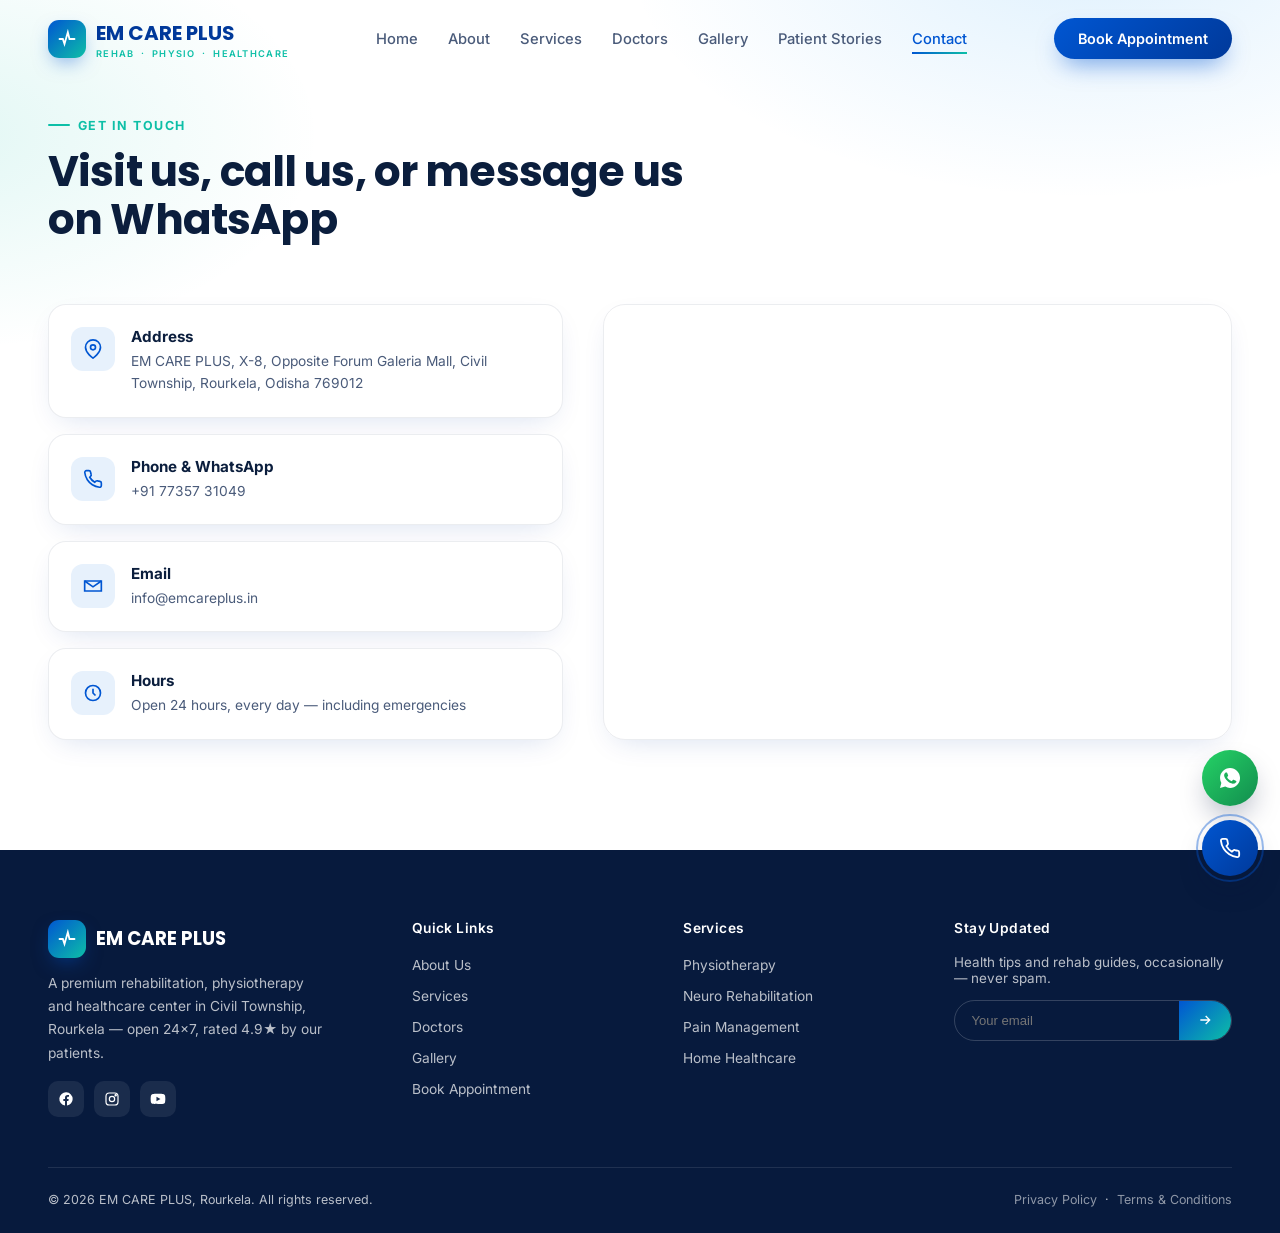
<file: contact.html>
<!DOCTYPE html>
<html lang="en">
<head>
<meta charset="UTF-8">
<meta name="viewport" content="width=device-width, initial-scale=1.0">
<title>Contact Us — EM CARE PLUS Rourkela</title>
<meta name="description" content="Contact EM CARE PLUS in Civil Township, Rourkela. Call, WhatsApp, or visit us — open 24x7.">
<link rel="preconnect" href="https://fonts.googleapis.com">
<link rel="preconnect" href="https://fonts.gstatic.com" crossorigin>
<link href="https://fonts.googleapis.com/css2?family=Poppins:wght@400;500;600;700;800&family=Inter:wght@400;500;600;700&display=swap" rel="stylesheet">
<link rel="stylesheet" href="css/style.css">
</head>
<body>

<div class="bg-field"></div>
<!-- ======================= HEADER ======================= -->
<header id="siteHeader">
  <div class="wrap">
    <nav>
      <a href="index.html" class="logo">
        <span class="logo-mark">
          <svg viewBox="0 0 24 24" fill="none" stroke="#fff" stroke-width="2.2" stroke-linecap="round"><path d="M3 12h4l2 6 4-14 2 8h6"/></svg>
        </span>
        <span>EM CARE PLUS<small>REHAB &nbsp;&middot;&nbsp; PHYSIO &nbsp;&middot;&nbsp; HEALTHCARE</small></span>
      </a>
      <div class="nav-links">
        <a href="index.html">Home</a>
        <a href="about.html">About</a>
        <a href="services.html">Services</a>
        <a href="doctors.html">Doctors</a>
        <a href="gallery.html">Gallery</a>
        <a href="reviews.html">Patient Stories</a>
        <a href="contact.html" class="active">Contact</a>
      </div>
      <div class="nav-cta">
        <a href="tel:+917735731049" class="btn btn-ghost" style="display:none" id="navCall">Call</a>
        <a href="appointment.html" class="btn btn-primary">Book Appointment</a>
        <button class="hamburger" id="hamburger" aria-label="Menu"><span></span><span></span><span></span></button>
      </div>
    </nav>
  </div>
</header>

<!-- ======================= CONTACT ======================= -->
<section id="contact">
  <div class="wrap">
    <div class="sec-head reveal">
      <div class="kicker">Get in Touch</div>
      <h2>Visit us, call us, or message us on WhatsApp</h2>
    </div>
    <div class="contact-wrap">
      <div class="contact-cards reveal-stagger">
        <div class="c-card">
          <div class="c-ic"><svg width="20" height="20" viewBox="0 0 24 24" fill="none" stroke="currentColor" stroke-width="2"><path d="M21 10c0 7-9 13-9 13s-9-6-9-13a9 9 0 0118 0z"/><circle cx="12" cy="10" r="3"/></svg></div>
          <div><b>Address</b><span>EM CARE PLUS, X-8, Opposite Forum Galeria Mall, Civil Township, Rourkela, Odisha 769012</span></div>
        </div>
        <div class="c-card">
          <div class="c-ic"><svg width="20" height="20" viewBox="0 0 24 24" fill="none" stroke="currentColor" stroke-width="2"><path d="M22 16.92v3a2 2 0 0 1-2.18 2 19.79 19.79 0 0 1-8.63-3.07 19.5 19.5 0 0 1-6-6 19.79 19.79 0 0 1-3.07-8.67A2 2 0 0 1 4.11 2h3a2 2 0 0 1 2 1.72c.12.9.33 1.79.63 2.65a2 2 0 0 1-.45 2.11L8.09 9.91a16 16 0 0 0 6 6l1.43-1.2a2 2 0 0 1 2.11-.45c.86.3 1.75.51 2.65.63A2 2 0 0 1 22 16.92z"/></svg></div>
          <div><b>Phone &amp; WhatsApp</b><a href="tel:+917735731049">+91 77357 31049</a></div>
        </div>
        <div class="c-card">
          <div class="c-ic"><svg width="20" height="20" viewBox="0 0 24 24" fill="none" stroke="currentColor" stroke-width="2"><path d="M4 4h16v16H4z" style="display:none"/><path d="M22 6l-10 7L2 6"/><path d="M2 6h20v12H2z"/></svg></div>
          <div><b>Email</b><span>info@emcareplus.in</span></div>
        </div>
        <div class="c-card">
          <div class="c-ic"><svg width="20" height="20" viewBox="0 0 24 24" fill="none" stroke="currentColor" stroke-width="2"><circle cx="12" cy="12" r="9"/><path d="M12 7v5l3 3"/></svg></div>
          <div><b>Hours</b><span>Open 24 hours, every day — including emergencies</span></div>
        </div>
      </div>
      <div class="map-frame reveal">
        <iframe src="https://www.google.com/maps?q=EM+CARE+PLUS+Civil+Township+Rourkela+Odisha+769012&output=embed" loading="lazy" referrerpolicy="no-referrer-when-downgrade"></iframe>
      </div>
    </div>
  </div>
</section>

<!-- ======================= FOOTER ======================= -->
<footer>
  <div class="wrap">
    <div class="foot-grid">
      <div>
        <div class="foot-logo">
          <span class="logo-mark"><svg viewBox="0 0 24 24" fill="none" stroke="#fff" stroke-width="2.2" stroke-linecap="round"><path d="M3 12h4l2 6 4-14 2 8h6"/></svg></span>
          EM CARE PLUS
        </div>
        <p class="desc">A premium rehabilitation, physiotherapy and healthcare center in Civil Township, Rourkela — open 24×7, rated 4.9★ by our patients.</p>
        <div class="foot-social">
          <a href="#" aria-label="Facebook"><svg width="16" height="16" viewBox="0 0 24 24" fill="#fff"><path d="M22 12a10 10 0 10-11.5 9.9v-7H8v-2.9h2.5V9.8c0-2.5 1.5-3.9 3.8-3.9 1.1 0 2.2.2 2.2.2v2.4h-1.3c-1.2 0-1.6.8-1.6 1.6v1.9H16l-.4 2.9h-2.1v7A10 10 0 0022 12z"/></svg></a>
          <a href="#" aria-label="Instagram"><svg width="16" height="16" viewBox="0 0 24 24" fill="none" stroke="#fff" stroke-width="1.8"><rect x="3" y="3" width="18" height="18" rx="5"/><circle cx="12" cy="12" r="4"/><circle cx="17.5" cy="6.5" r="1"/></svg></a>
          <a href="#" aria-label="YouTube"><svg width="16" height="16" viewBox="0 0 24 24" fill="#fff"><path d="M23 12s0-3.6-.5-5.2c-.3-1-.9-1.7-1.9-2C18.9 4.3 12 4.3 12 4.3s-6.9 0-8.6.5c-1 .3-1.6 1-1.9 2C1 8.4 1 12 1 12s0 3.6.5 5.2c.3 1 .9 1.7 1.9 2 1.7.5 8.6.5 8.6.5s6.9 0 8.6-.5c1-.3 1.6-1 1.9-2 .5-1.6.5-5.2.5-5.2zM9.7 15.3V8.7l6 3.3-6 3.3z"/></svg></a>
        </div>
      </div>
      <div>
        <h5>Quick Links</h5>
        <ul>
          <li><a href="about.html">About Us</a></li>
          <li><a href="services.html">Services</a></li>
          <li><a href="doctors.html">Doctors</a></li>
          <li><a href="gallery.html">Gallery</a></li>
          <li><a href="appointment.html">Book Appointment</a></li>
        </ul>
      </div>
      <div>
        <h5>Services</h5>
        <ul>
          <li><a href="services.html">Physiotherapy</a></li>
          <li><a href="services.html">Neuro Rehabilitation</a></li>
          <li><a href="services.html">Pain Management</a></li>
          <li><a href="services.html">Home Healthcare</a></li>
        </ul>
      </div>
      <div>
        <h5>Stay Updated</h5>
        <p style="font-size:0.84rem;">Health tips and rehab guides, occasionally — never spam.</p>
        <div class="news-input"><input type="email" placeholder="Your email"><button aria-label="Subscribe"><svg width="16" height="16" viewBox="0 0 24 24" fill="none" stroke="#fff" stroke-width="2"><path d="M5 12h14M13 6l6 6-6 6"/></svg></button></div>
      </div>
    </div>
    <div class="foot-bottom">
      <span>© 2026 EM CARE PLUS, Rourkela. All rights reserved.</span>
      <span><a href="#">Privacy Policy</a> &nbsp;·&nbsp; <a href="#">Terms &amp; Conditions</a></span>
    </div>
  </div>
</footer>

<!-- ======================= FLOATING BUTTONS ======================= -->
<div class="floaters">
  <a href="https://wa.me/917735731049" target="_blank" class="fab fab-wa" aria-label="WhatsApp"><svg width="24" height="24" viewBox="0 0 24 24" fill="#fff"><path d="M12.04 2c-5.5 0-10 4.5-10 10 0 1.77.46 3.45 1.27 4.9L2 22l5.25-1.38A9.9 9.9 0 0012.04 22c5.5 0 10-4.5 10-10s-4.5-10-10-10zm5.9 14.2c-.25.7-1.45 1.35-2 1.4-.5.06-1.15.08-1.85-.12-.43-.12-.98-.3-1.7-.6-2.98-1.29-4.93-4.3-5.08-4.5-.15-.2-1.2-1.6-1.2-3.05 0-1.45.76-2.15 1.03-2.45.27-.3.6-.37.8-.37h.57c.18 0 .43-.07.67.5.25.6.85 2.1.92 2.25.07.15.12.33.02.53-.1.2-.15.33-.3.5-.15.18-.32.4-.45.53-.15.15-.32.32-.14.62.18.3.8 1.32 1.72 2.14 1.18 1.05 2.18 1.38 2.48 1.53.3.15.47.13.65-.08.18-.2.75-.87.95-1.17.2-.3.4-.25.67-.15.28.1 1.75.83 2.05.98.3.15.5.22.57.35.07.13.07.75-.18 1.45z"/></svg></a>
  <a href="tel:+917735731049" class="fab fab-call" aria-label="Call"><svg width="22" height="22" viewBox="0 0 24 24" fill="none" stroke="#fff" stroke-width="2"><path d="M22 16.92v3a2 2 0 0 1-2.18 2 19.79 19.79 0 0 1-8.63-3.07 19.5 19.5 0 0 1-6-6 19.79 19.79 0 0 1-3.07-8.67A2 2 0 0 1 4.11 2h3a2 2 0 0 1 2 1.72c.12.9.33 1.79.63 2.65a2 2 0 0 1-.45 2.11L8.09 9.91a16 16 0 0 0 6 6l1.43-1.2a2 2 0 0 1 2.11-.45c.86.3 1.75.51 2.65.63A2 2 0 0 1 22 16.92z"/></svg></a>
</div>

<script src="js/main.js"></script>
</body>
</html>
</file>
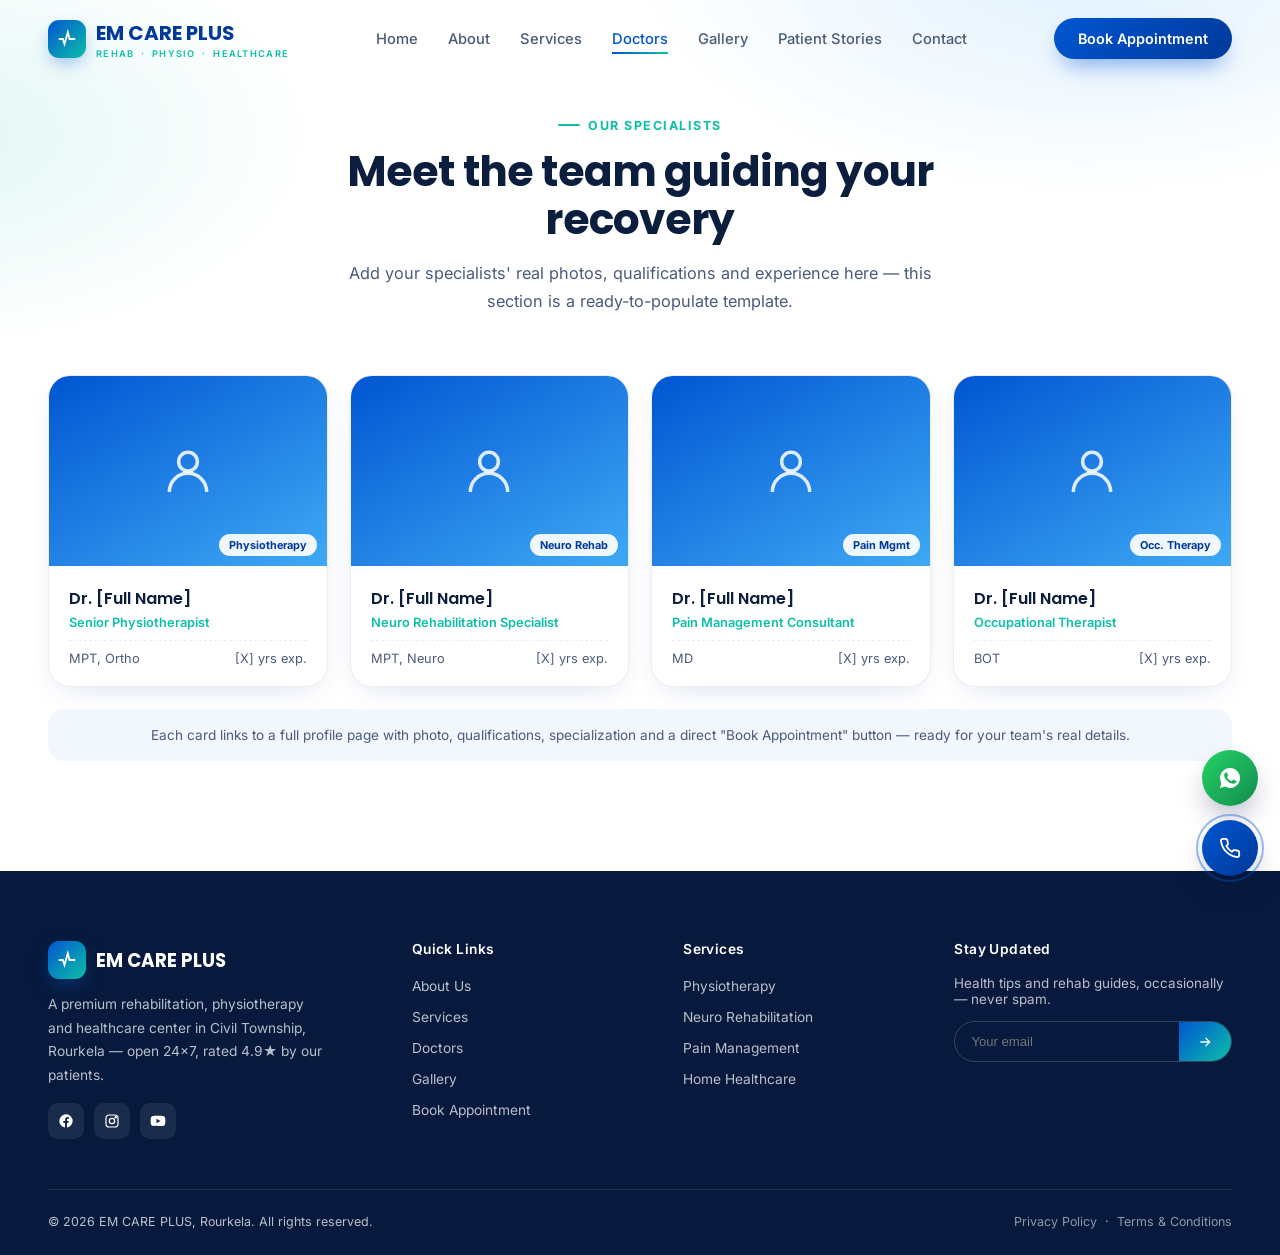
<file: doctors.html>
<!DOCTYPE html>
<html lang="en">
<head>
<meta charset="UTF-8">
<meta name="viewport" content="width=device-width, initial-scale=1.0">
<title>Our Doctors — EM CARE PLUS Rourkela</title>
<meta name="description" content="Meet the specialists and therapists at EM CARE PLUS Rourkela guiding your recovery.">
<link rel="preconnect" href="https://fonts.googleapis.com">
<link rel="preconnect" href="https://fonts.gstatic.com" crossorigin>
<link href="https://fonts.googleapis.com/css2?family=Poppins:wght@400;500;600;700;800&family=Inter:wght@400;500;600;700&display=swap" rel="stylesheet">
<link rel="stylesheet" href="css/style.css">
</head>
<body>

<div class="bg-field"></div>
<!-- ======================= HEADER ======================= -->
<header id="siteHeader">
  <div class="wrap">
    <nav>
      <a href="index.html" class="logo">
        <span class="logo-mark">
          <svg viewBox="0 0 24 24" fill="none" stroke="#fff" stroke-width="2.2" stroke-linecap="round"><path d="M3 12h4l2 6 4-14 2 8h6"/></svg>
        </span>
        <span>EM CARE PLUS<small>REHAB &nbsp;&middot;&nbsp; PHYSIO &nbsp;&middot;&nbsp; HEALTHCARE</small></span>
      </a>
      <div class="nav-links">
        <a href="index.html">Home</a>
        <a href="about.html">About</a>
        <a href="services.html">Services</a>
        <a href="doctors.html" class="active">Doctors</a>
        <a href="gallery.html">Gallery</a>
        <a href="reviews.html">Patient Stories</a>
        <a href="contact.html">Contact</a>
      </div>
      <div class="nav-cta">
        <a href="tel:+917735731049" class="btn btn-ghost" style="display:none" id="navCall">Call</a>
        <a href="appointment.html" class="btn btn-primary">Book Appointment</a>
        <button class="hamburger" id="hamburger" aria-label="Menu"><span></span><span></span><span></span></button>
      </div>
    </nav>
  </div>
</header>

<!-- ======================= DOCTORS ======================= -->
<section id="doctors">
  <div class="wrap">
    <div class="sec-head center reveal">
      <div class="kicker" style="justify-content:center">Our Specialists</div>
      <h2>Meet the team guiding your recovery</h2>
      <p>Add your specialists' real photos, qualifications and experience here — this section is a ready-to-populate template.</p>
    </div>
    <div class="doctors-grid reveal-stagger">
      <div class="doc-card">
        <div class="doc-photo"><svg viewBox="0 0 24 24" fill="none" stroke="currentColor" stroke-width="1.5"><circle cx="12" cy="8" r="4"/><path d="M4 21c0-4.4 3.6-8 8-8s8 3.6 8 8"/></svg><span class="badge">Physiotherapy</span></div>
        <div class="doc-info"><h4>Dr. [Full Name]</h4><div class="spec">Senior Physiotherapist</div><div class="meta"><span>MPT, Ortho</span><span>[X] yrs exp.</span></div></div>
      </div>
      <div class="doc-card">
        <div class="doc-photo"><svg viewBox="0 0 24 24" fill="none" stroke="currentColor" stroke-width="1.5"><circle cx="12" cy="8" r="4"/><path d="M4 21c0-4.4 3.6-8 8-8s8 3.6 8 8"/></svg><span class="badge">Neuro Rehab</span></div>
        <div class="doc-info"><h4>Dr. [Full Name]</h4><div class="spec">Neuro Rehabilitation Specialist</div><div class="meta"><span>MPT, Neuro</span><span>[X] yrs exp.</span></div></div>
      </div>
      <div class="doc-card">
        <div class="doc-photo"><svg viewBox="0 0 24 24" fill="none" stroke="currentColor" stroke-width="1.5"><circle cx="12" cy="8" r="4"/><path d="M4 21c0-4.4 3.6-8 8-8s8 3.6 8 8"/></svg><span class="badge">Pain Mgmt</span></div>
        <div class="doc-info"><h4>Dr. [Full Name]</h4><div class="spec">Pain Management Consultant</div><div class="meta"><span>MD</span><span>[X] yrs exp.</span></div></div>
      </div>
      <div class="doc-card">
        <div class="doc-photo"><svg viewBox="0 0 24 24" fill="none" stroke="currentColor" stroke-width="1.5"><circle cx="12" cy="8" r="4"/><path d="M4 21c0-4.4 3.6-8 8-8s8 3.6 8 8"/></svg><span class="badge">Occ. Therapy</span></div>
        <div class="doc-info"><h4>Dr. [Full Name]</h4><div class="spec">Occupational Therapist</div><div class="meta"><span>BOT</span><span>[X] yrs exp.</span></div></div>
      </div>
      <div class="doc-note">Each card links to a full profile page with photo, qualifications, specialization and a direct "Book Appointment" button — ready for your team's real details.</div>
    </div>
  </div>
</section>

<!-- ======================= FOOTER ======================= -->
<footer>
  <div class="wrap">
    <div class="foot-grid">
      <div>
        <div class="foot-logo">
          <span class="logo-mark"><svg viewBox="0 0 24 24" fill="none" stroke="#fff" stroke-width="2.2" stroke-linecap="round"><path d="M3 12h4l2 6 4-14 2 8h6"/></svg></span>
          EM CARE PLUS
        </div>
        <p class="desc">A premium rehabilitation, physiotherapy and healthcare center in Civil Township, Rourkela — open 24×7, rated 4.9★ by our patients.</p>
        <div class="foot-social">
          <a href="#" aria-label="Facebook"><svg width="16" height="16" viewBox="0 0 24 24" fill="#fff"><path d="M22 12a10 10 0 10-11.5 9.9v-7H8v-2.9h2.5V9.8c0-2.5 1.5-3.9 3.8-3.9 1.1 0 2.2.2 2.2.2v2.4h-1.3c-1.2 0-1.6.8-1.6 1.6v1.9H16l-.4 2.9h-2.1v7A10 10 0 0022 12z"/></svg></a>
          <a href="#" aria-label="Instagram"><svg width="16" height="16" viewBox="0 0 24 24" fill="none" stroke="#fff" stroke-width="1.8"><rect x="3" y="3" width="18" height="18" rx="5"/><circle cx="12" cy="12" r="4"/><circle cx="17.5" cy="6.5" r="1"/></svg></a>
          <a href="#" aria-label="YouTube"><svg width="16" height="16" viewBox="0 0 24 24" fill="#fff"><path d="M23 12s0-3.6-.5-5.2c-.3-1-.9-1.7-1.9-2C18.9 4.3 12 4.3 12 4.3s-6.9 0-8.6.5c-1 .3-1.6 1-1.9 2C1 8.4 1 12 1 12s0 3.6.5 5.2c.3 1 .9 1.7 1.9 2 1.7.5 8.6.5 8.6.5s6.9 0 8.6-.5c1-.3 1.6-1 1.9-2 .5-1.6.5-5.2.5-5.2zM9.7 15.3V8.7l6 3.3-6 3.3z"/></svg></a>
        </div>
      </div>
      <div>
        <h5>Quick Links</h5>
        <ul>
          <li><a href="about.html">About Us</a></li>
          <li><a href="services.html">Services</a></li>
          <li><a href="doctors.html">Doctors</a></li>
          <li><a href="gallery.html">Gallery</a></li>
          <li><a href="appointment.html">Book Appointment</a></li>
        </ul>
      </div>
      <div>
        <h5>Services</h5>
        <ul>
          <li><a href="services.html">Physiotherapy</a></li>
          <li><a href="services.html">Neuro Rehabilitation</a></li>
          <li><a href="services.html">Pain Management</a></li>
          <li><a href="services.html">Home Healthcare</a></li>
        </ul>
      </div>
      <div>
        <h5>Stay Updated</h5>
        <p style="font-size:0.84rem;">Health tips and rehab guides, occasionally — never spam.</p>
        <div class="news-input"><input type="email" placeholder="Your email"><button aria-label="Subscribe"><svg width="16" height="16" viewBox="0 0 24 24" fill="none" stroke="#fff" stroke-width="2"><path d="M5 12h14M13 6l6 6-6 6"/></svg></button></div>
      </div>
    </div>
    <div class="foot-bottom">
      <span>© 2026 EM CARE PLUS, Rourkela. All rights reserved.</span>
      <span><a href="#">Privacy Policy</a> &nbsp;·&nbsp; <a href="#">Terms &amp; Conditions</a></span>
    </div>
  </div>
</footer>

<!-- ======================= FLOATING BUTTONS ======================= -->
<div class="floaters">
  <a href="https://wa.me/917735731049" target="_blank" class="fab fab-wa" aria-label="WhatsApp"><svg width="24" height="24" viewBox="0 0 24 24" fill="#fff"><path d="M12.04 2c-5.5 0-10 4.5-10 10 0 1.77.46 3.45 1.27 4.9L2 22l5.25-1.38A9.9 9.9 0 0012.04 22c5.5 0 10-4.5 10-10s-4.5-10-10-10zm5.9 14.2c-.25.7-1.45 1.35-2 1.4-.5.06-1.15.08-1.85-.12-.43-.12-.98-.3-1.7-.6-2.98-1.29-4.93-4.3-5.08-4.5-.15-.2-1.2-1.6-1.2-3.05 0-1.45.76-2.15 1.03-2.45.27-.3.6-.37.8-.37h.57c.18 0 .43-.07.67.5.25.6.85 2.1.92 2.25.07.15.12.33.02.53-.1.2-.15.33-.3.5-.15.18-.32.4-.45.53-.15.15-.32.32-.14.62.18.3.8 1.32 1.72 2.14 1.18 1.05 2.18 1.38 2.48 1.53.3.15.47.13.65-.08.18-.2.75-.87.95-1.17.2-.3.4-.25.67-.15.28.1 1.75.83 2.05.98.3.15.5.22.57.35.07.13.07.75-.18 1.45z"/></svg></a>
  <a href="tel:+917735731049" class="fab fab-call" aria-label="Call"><svg width="22" height="22" viewBox="0 0 24 24" fill="none" stroke="#fff" stroke-width="2"><path d="M22 16.92v3a2 2 0 0 1-2.18 2 19.79 19.79 0 0 1-8.63-3.07 19.5 19.5 0 0 1-6-6 19.79 19.79 0 0 1-3.07-8.67A2 2 0 0 1 4.11 2h3a2 2 0 0 1 2 1.72c.12.9.33 1.79.63 2.65a2 2 0 0 1-.45 2.11L8.09 9.91a16 16 0 0 0 6 6l1.43-1.2a2 2 0 0 1 2.11-.45c.86.3 1.75.51 2.65.63A2 2 0 0 1 22 16.92z"/></svg></a>
</div>

<script src="js/main.js"></script>
</body>
</html>
</file>
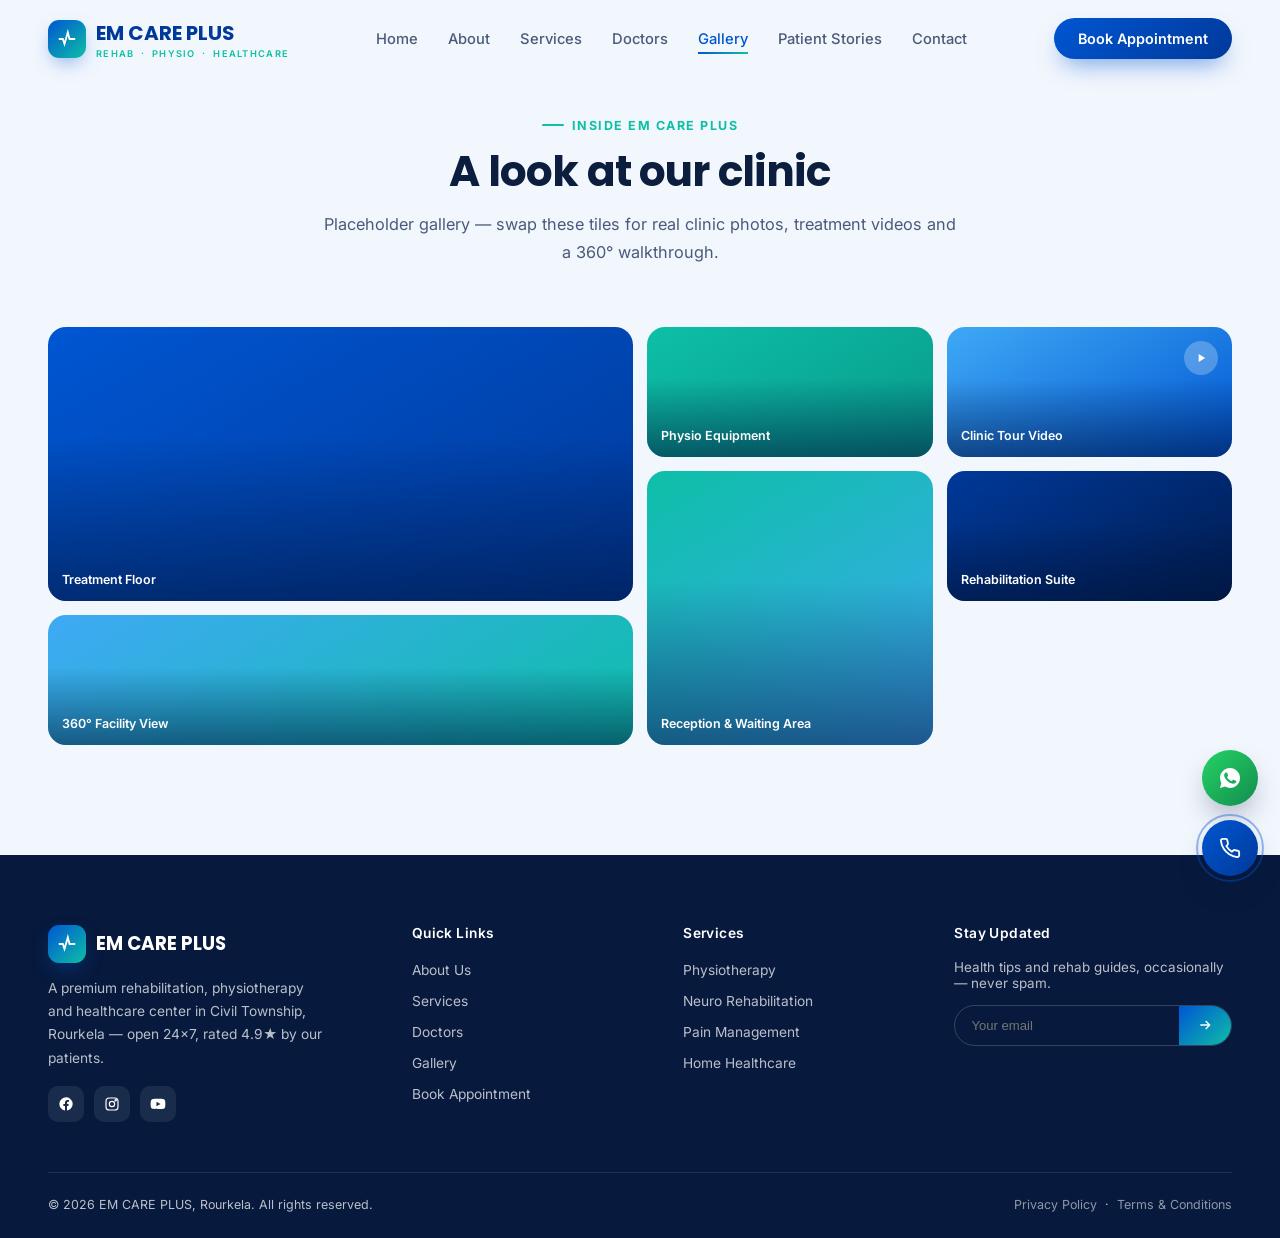
<file: gallery.html>
<!DOCTYPE html>
<html lang="en">
<head>
<meta charset="UTF-8">
<meta name="viewport" content="width=device-width, initial-scale=1.0">
<title>Gallery — EM CARE PLUS Rourkela</title>
<meta name="description" content="A look inside the EM CARE PLUS clinic in Civil Township, Rourkela.">
<link rel="preconnect" href="https://fonts.googleapis.com">
<link rel="preconnect" href="https://fonts.gstatic.com" crossorigin>
<link href="https://fonts.googleapis.com/css2?family=Poppins:wght@400;500;600;700;800&family=Inter:wght@400;500;600;700&display=swap" rel="stylesheet">
<link rel="stylesheet" href="css/style.css">
</head>
<body>

<div class="bg-field"></div>
<!-- ======================= HEADER ======================= -->
<header id="siteHeader">
  <div class="wrap">
    <nav>
      <a href="index.html" class="logo">
        <span class="logo-mark">
          <svg viewBox="0 0 24 24" fill="none" stroke="#fff" stroke-width="2.2" stroke-linecap="round"><path d="M3 12h4l2 6 4-14 2 8h6"/></svg>
        </span>
        <span>EM CARE PLUS<small>REHAB &nbsp;&middot;&nbsp; PHYSIO &nbsp;&middot;&nbsp; HEALTHCARE</small></span>
      </a>
      <div class="nav-links">
        <a href="index.html">Home</a>
        <a href="about.html">About</a>
        <a href="services.html">Services</a>
        <a href="doctors.html">Doctors</a>
        <a href="gallery.html" class="active">Gallery</a>
        <a href="reviews.html">Patient Stories</a>
        <a href="contact.html">Contact</a>
      </div>
      <div class="nav-cta">
        <a href="tel:+917735731049" class="btn btn-ghost" style="display:none" id="navCall">Call</a>
        <a href="appointment.html" class="btn btn-primary">Book Appointment</a>
        <button class="hamburger" id="hamburger" aria-label="Menu"><span></span><span></span><span></span></button>
      </div>
    </nav>
  </div>
</header>

<!-- ======================= GALLERY ======================= -->
<section id="gallery" style="background:var(--mist);">
  <div class="wrap">
    <div class="sec-head center reveal">
      <div class="kicker" style="justify-content:center">Inside EM CARE PLUS</div>
      <h2>A look at our clinic</h2>
      <p>Placeholder gallery — swap these tiles for real clinic photos, treatment videos and a 360° walkthrough.</p>
    </div>
    <div class="gallery-grid reveal-stagger">
      <div class="g-item g1"><span>Treatment Floor</span></div>
      <div class="g-item g2"><span>Physio Equipment</span></div>
      <div class="g-item g3"><div class="g-play"><svg width="14" height="14" viewBox="0 0 24 24" fill="#fff"><path d="M8 5v14l11-7z"/></svg></div><span>Clinic Tour Video</span></div>
      <div class="g-item g4"><span>Reception &amp; Waiting Area</span></div>
      <div class="g-item g5"><span>Rehabilitation Suite</span></div>
      <div class="g-item g6"><span>360° Facility View</span></div>
    </div>
  </div>
</section>

<!-- ======================= FOOTER ======================= -->
<footer>
  <div class="wrap">
    <div class="foot-grid">
      <div>
        <div class="foot-logo">
          <span class="logo-mark"><svg viewBox="0 0 24 24" fill="none" stroke="#fff" stroke-width="2.2" stroke-linecap="round"><path d="M3 12h4l2 6 4-14 2 8h6"/></svg></span>
          EM CARE PLUS
        </div>
        <p class="desc">A premium rehabilitation, physiotherapy and healthcare center in Civil Township, Rourkela — open 24×7, rated 4.9★ by our patients.</p>
        <div class="foot-social">
          <a href="#" aria-label="Facebook"><svg width="16" height="16" viewBox="0 0 24 24" fill="#fff"><path d="M22 12a10 10 0 10-11.5 9.9v-7H8v-2.9h2.5V9.8c0-2.5 1.5-3.9 3.8-3.9 1.1 0 2.2.2 2.2.2v2.4h-1.3c-1.2 0-1.6.8-1.6 1.6v1.9H16l-.4 2.9h-2.1v7A10 10 0 0022 12z"/></svg></a>
          <a href="#" aria-label="Instagram"><svg width="16" height="16" viewBox="0 0 24 24" fill="none" stroke="#fff" stroke-width="1.8"><rect x="3" y="3" width="18" height="18" rx="5"/><circle cx="12" cy="12" r="4"/><circle cx="17.5" cy="6.5" r="1"/></svg></a>
          <a href="#" aria-label="YouTube"><svg width="16" height="16" viewBox="0 0 24 24" fill="#fff"><path d="M23 12s0-3.6-.5-5.2c-.3-1-.9-1.7-1.9-2C18.9 4.3 12 4.3 12 4.3s-6.9 0-8.6.5c-1 .3-1.6 1-1.9 2C1 8.4 1 12 1 12s0 3.6.5 5.2c.3 1 .9 1.7 1.9 2 1.7.5 8.6.5 8.6.5s6.9 0 8.6-.5c1-.3 1.6-1 1.9-2 .5-1.6.5-5.2.5-5.2zM9.7 15.3V8.7l6 3.3-6 3.3z"/></svg></a>
        </div>
      </div>
      <div>
        <h5>Quick Links</h5>
        <ul>
          <li><a href="about.html">About Us</a></li>
          <li><a href="services.html">Services</a></li>
          <li><a href="doctors.html">Doctors</a></li>
          <li><a href="gallery.html">Gallery</a></li>
          <li><a href="appointment.html">Book Appointment</a></li>
        </ul>
      </div>
      <div>
        <h5>Services</h5>
        <ul>
          <li><a href="services.html">Physiotherapy</a></li>
          <li><a href="services.html">Neuro Rehabilitation</a></li>
          <li><a href="services.html">Pain Management</a></li>
          <li><a href="services.html">Home Healthcare</a></li>
        </ul>
      </div>
      <div>
        <h5>Stay Updated</h5>
        <p style="font-size:0.84rem;">Health tips and rehab guides, occasionally — never spam.</p>
        <div class="news-input"><input type="email" placeholder="Your email"><button aria-label="Subscribe"><svg width="16" height="16" viewBox="0 0 24 24" fill="none" stroke="#fff" stroke-width="2"><path d="M5 12h14M13 6l6 6-6 6"/></svg></button></div>
      </div>
    </div>
    <div class="foot-bottom">
      <span>© 2026 EM CARE PLUS, Rourkela. All rights reserved.</span>
      <span><a href="#">Privacy Policy</a> &nbsp;·&nbsp; <a href="#">Terms &amp; Conditions</a></span>
    </div>
  </div>
</footer>

<!-- ======================= FLOATING BUTTONS ======================= -->
<div class="floaters">
  <a href="https://wa.me/917735731049" target="_blank" class="fab fab-wa" aria-label="WhatsApp"><svg width="24" height="24" viewBox="0 0 24 24" fill="#fff"><path d="M12.04 2c-5.5 0-10 4.5-10 10 0 1.77.46 3.45 1.27 4.9L2 22l5.25-1.38A9.9 9.9 0 0012.04 22c5.5 0 10-4.5 10-10s-4.5-10-10-10zm5.9 14.2c-.25.7-1.45 1.35-2 1.4-.5.06-1.15.08-1.85-.12-.43-.12-.98-.3-1.7-.6-2.98-1.29-4.93-4.3-5.08-4.5-.15-.2-1.2-1.6-1.2-3.05 0-1.45.76-2.15 1.03-2.45.27-.3.6-.37.8-.37h.57c.18 0 .43-.07.67.5.25.6.85 2.1.92 2.25.07.15.12.33.02.53-.1.2-.15.33-.3.5-.15.18-.32.4-.45.53-.15.15-.32.32-.14.62.18.3.8 1.32 1.72 2.14 1.18 1.05 2.18 1.38 2.48 1.53.3.15.47.13.65-.08.18-.2.75-.87.95-1.17.2-.3.4-.25.67-.15.28.1 1.75.83 2.05.98.3.15.5.22.57.35.07.13.07.75-.18 1.45z"/></svg></a>
  <a href="tel:+917735731049" class="fab fab-call" aria-label="Call"><svg width="22" height="22" viewBox="0 0 24 24" fill="none" stroke="#fff" stroke-width="2"><path d="M22 16.92v3a2 2 0 0 1-2.18 2 19.79 19.79 0 0 1-8.63-3.07 19.5 19.5 0 0 1-6-6 19.79 19.79 0 0 1-3.07-8.67A2 2 0 0 1 4.11 2h3a2 2 0 0 1 2 1.72c.12.9.33 1.79.63 2.65a2 2 0 0 1-.45 2.11L8.09 9.91a16 16 0 0 0 6 6l1.43-1.2a2 2 0 0 1 2.11-.45c.86.3 1.75.51 2.65.63A2 2 0 0 1 22 16.92z"/></svg></a>
</div>

<script src="js/main.js"></script>
</body>
</html>
</file>
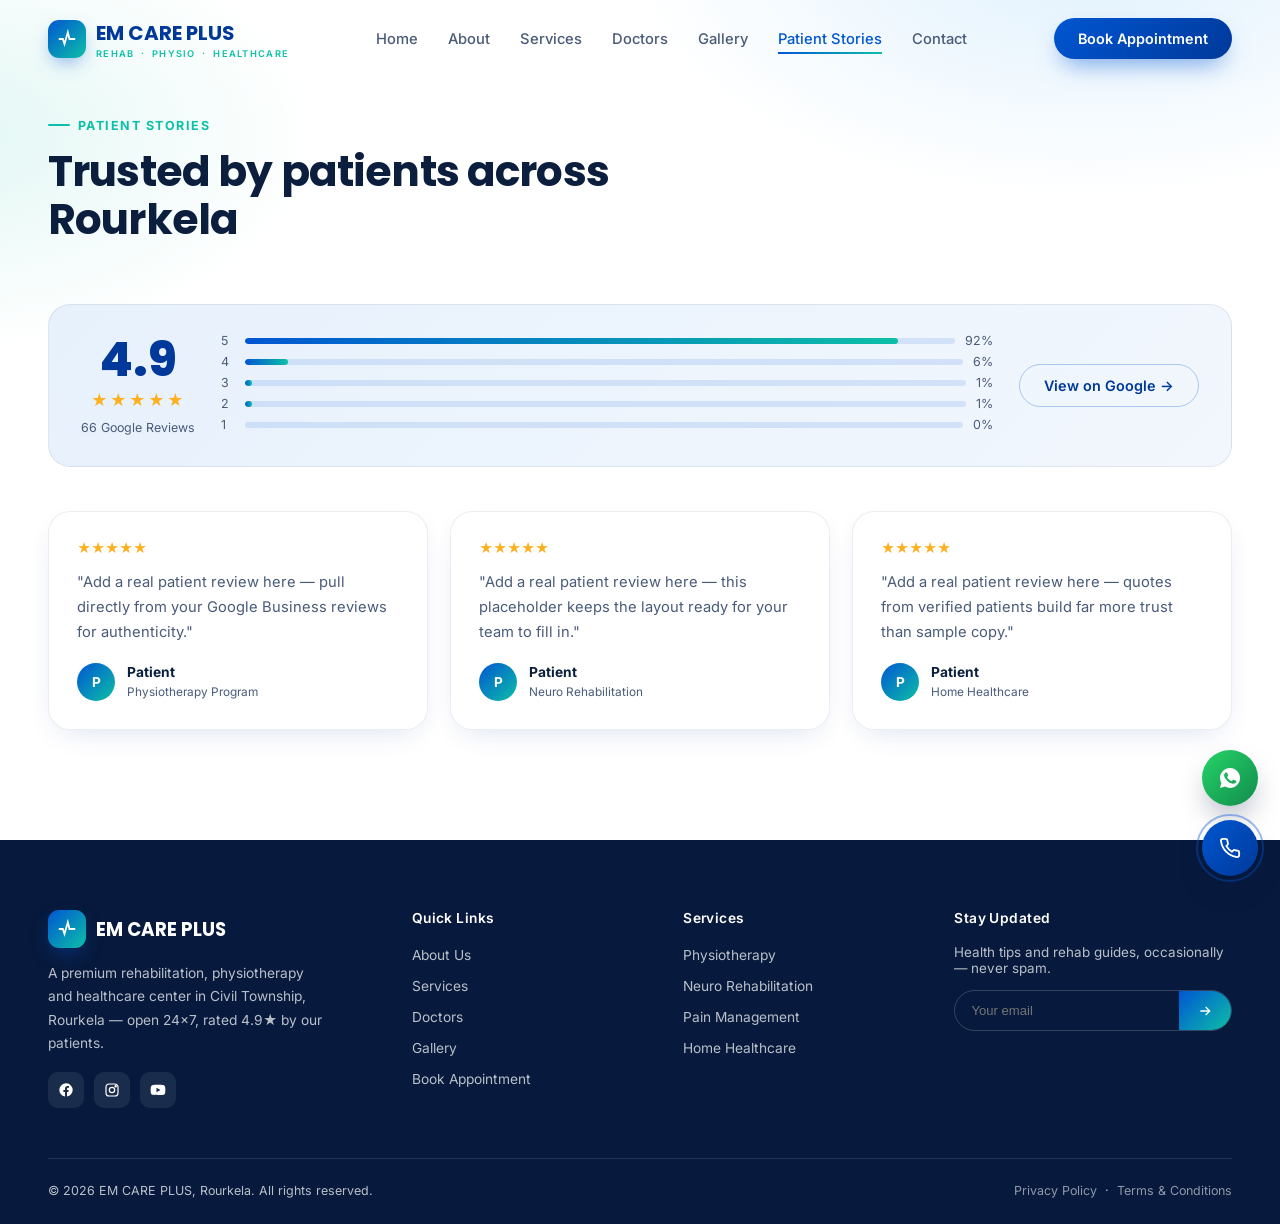
<file: reviews.html>
<!DOCTYPE html>
<html lang="en">
<head>
<meta charset="UTF-8">
<meta name="viewport" content="width=device-width, initial-scale=1.0">
<title>Patient Stories — EM CARE PLUS Rourkela</title>
<meta name="description" content="Read patient reviews and testimonials for EM CARE PLUS, rated 4.9 out of 5 by 66+ Google reviews.">
<link rel="preconnect" href="https://fonts.googleapis.com">
<link rel="preconnect" href="https://fonts.gstatic.com" crossorigin>
<link href="https://fonts.googleapis.com/css2?family=Poppins:wght@400;500;600;700;800&family=Inter:wght@400;500;600;700&display=swap" rel="stylesheet">
<link rel="stylesheet" href="css/style.css">
</head>
<body>

<div class="bg-field"></div>
<!-- ======================= HEADER ======================= -->
<header id="siteHeader">
  <div class="wrap">
    <nav>
      <a href="index.html" class="logo">
        <span class="logo-mark">
          <svg viewBox="0 0 24 24" fill="none" stroke="#fff" stroke-width="2.2" stroke-linecap="round"><path d="M3 12h4l2 6 4-14 2 8h6"/></svg>
        </span>
        <span>EM CARE PLUS<small>REHAB &nbsp;&middot;&nbsp; PHYSIO &nbsp;&middot;&nbsp; HEALTHCARE</small></span>
      </a>
      <div class="nav-links">
        <a href="index.html">Home</a>
        <a href="about.html">About</a>
        <a href="services.html">Services</a>
        <a href="doctors.html">Doctors</a>
        <a href="gallery.html">Gallery</a>
        <a href="reviews.html" class="active">Patient Stories</a>
        <a href="contact.html">Contact</a>
      </div>
      <div class="nav-cta">
        <a href="tel:+917735731049" class="btn btn-ghost" style="display:none" id="navCall">Call</a>
        <a href="appointment.html" class="btn btn-primary">Book Appointment</a>
        <button class="hamburger" id="hamburger" aria-label="Menu"><span></span><span></span><span></span></button>
      </div>
    </nav>
  </div>
</header>

<!-- ======================= TESTIMONIALS / REVIEWS ======================= -->
<section id="reviews">
  <div class="wrap">
    <div class="sec-head reveal">
      <div class="kicker">Patient Stories</div>
      <h2>Trusted by patients across Rourkela</h2>
    </div>
    <div class="rev-summary reveal">
      <div class="rev-score">
        <b>4.9</b>
        <div class="stars">★★★★★</div>
        <span>66 Google Reviews</span>
      </div>
      <div class="rev-bar-list">
        <div class="rev-bar-row"><span style="width:14px">5</span><div class="rev-bar-track"><div class="rev-bar-fill" style="width:92%"></div></div><span>92%</span></div>
        <div class="rev-bar-row"><span style="width:14px">4</span><div class="rev-bar-track"><div class="rev-bar-fill" style="width:6%"></div></div><span>6%</span></div>
        <div class="rev-bar-row"><span style="width:14px">3</span><div class="rev-bar-track"><div class="rev-bar-fill" style="width:1%"></div></div><span>1%</span></div>
        <div class="rev-bar-row"><span style="width:14px">2</span><div class="rev-bar-track"><div class="rev-bar-fill" style="width:1%"></div></div><span>1%</span></div>
        <div class="rev-bar-row"><span style="width:14px">1</span><div class="rev-bar-track"><div class="rev-bar-fill" style="width:0%"></div></div><span>0%</span></div>
      </div>
      <a href="#" class="btn btn-ghost">View on Google →</a>
    </div>
    <div class="testi-grid reveal-stagger">
      <div class="testi-card"><div class="stars">★★★★★</div><p>"Add a real patient review here — pull directly from your Google Business reviews for authenticity."</p><div class="testi-who"><div class="testi-avatar">P</div><div><b>Patient</b><span>Physiotherapy Program</span></div></div></div>
      <div class="testi-card"><div class="stars">★★★★★</div><p>"Add a real patient review here — this placeholder keeps the layout ready for your team to fill in."</p><div class="testi-who"><div class="testi-avatar">P</div><div><b>Patient</b><span>Neuro Rehabilitation</span></div></div></div>
      <div class="testi-card"><div class="stars">★★★★★</div><p>"Add a real patient review here — quotes from verified patients build far more trust than sample copy."</p><div class="testi-who"><div class="testi-avatar">P</div><div><b>Patient</b><span>Home Healthcare</span></div></div></div>
    </div>
  </div>
</section>

<!-- ======================= FOOTER ======================= -->
<footer>
  <div class="wrap">
    <div class="foot-grid">
      <div>
        <div class="foot-logo">
          <span class="logo-mark"><svg viewBox="0 0 24 24" fill="none" stroke="#fff" stroke-width="2.2" stroke-linecap="round"><path d="M3 12h4l2 6 4-14 2 8h6"/></svg></span>
          EM CARE PLUS
        </div>
        <p class="desc">A premium rehabilitation, physiotherapy and healthcare center in Civil Township, Rourkela — open 24×7, rated 4.9★ by our patients.</p>
        <div class="foot-social">
          <a href="#" aria-label="Facebook"><svg width="16" height="16" viewBox="0 0 24 24" fill="#fff"><path d="M22 12a10 10 0 10-11.5 9.9v-7H8v-2.9h2.5V9.8c0-2.5 1.5-3.9 3.8-3.9 1.1 0 2.2.2 2.2.2v2.4h-1.3c-1.2 0-1.6.8-1.6 1.6v1.9H16l-.4 2.9h-2.1v7A10 10 0 0022 12z"/></svg></a>
          <a href="#" aria-label="Instagram"><svg width="16" height="16" viewBox="0 0 24 24" fill="none" stroke="#fff" stroke-width="1.8"><rect x="3" y="3" width="18" height="18" rx="5"/><circle cx="12" cy="12" r="4"/><circle cx="17.5" cy="6.5" r="1"/></svg></a>
          <a href="#" aria-label="YouTube"><svg width="16" height="16" viewBox="0 0 24 24" fill="#fff"><path d="M23 12s0-3.6-.5-5.2c-.3-1-.9-1.7-1.9-2C18.9 4.3 12 4.3 12 4.3s-6.9 0-8.6.5c-1 .3-1.6 1-1.9 2C1 8.4 1 12 1 12s0 3.6.5 5.2c.3 1 .9 1.7 1.9 2 1.7.5 8.6.5 8.6.5s6.9 0 8.6-.5c1-.3 1.6-1 1.9-2 .5-1.6.5-5.2.5-5.2zM9.7 15.3V8.7l6 3.3-6 3.3z"/></svg></a>
        </div>
      </div>
      <div>
        <h5>Quick Links</h5>
        <ul>
          <li><a href="about.html">About Us</a></li>
          <li><a href="services.html">Services</a></li>
          <li><a href="doctors.html">Doctors</a></li>
          <li><a href="gallery.html">Gallery</a></li>
          <li><a href="appointment.html">Book Appointment</a></li>
        </ul>
      </div>
      <div>
        <h5>Services</h5>
        <ul>
          <li><a href="services.html">Physiotherapy</a></li>
          <li><a href="services.html">Neuro Rehabilitation</a></li>
          <li><a href="services.html">Pain Management</a></li>
          <li><a href="services.html">Home Healthcare</a></li>
        </ul>
      </div>
      <div>
        <h5>Stay Updated</h5>
        <p style="font-size:0.84rem;">Health tips and rehab guides, occasionally — never spam.</p>
        <div class="news-input"><input type="email" placeholder="Your email"><button aria-label="Subscribe"><svg width="16" height="16" viewBox="0 0 24 24" fill="none" stroke="#fff" stroke-width="2"><path d="M5 12h14M13 6l6 6-6 6"/></svg></button></div>
      </div>
    </div>
    <div class="foot-bottom">
      <span>© 2026 EM CARE PLUS, Rourkela. All rights reserved.</span>
      <span><a href="#">Privacy Policy</a> &nbsp;·&nbsp; <a href="#">Terms &amp; Conditions</a></span>
    </div>
  </div>
</footer>

<!-- ======================= FLOATING BUTTONS ======================= -->
<div class="floaters">
  <a href="https://wa.me/917735731049" target="_blank" class="fab fab-wa" aria-label="WhatsApp"><svg width="24" height="24" viewBox="0 0 24 24" fill="#fff"><path d="M12.04 2c-5.5 0-10 4.5-10 10 0 1.77.46 3.45 1.27 4.9L2 22l5.25-1.38A9.9 9.9 0 0012.04 22c5.5 0 10-4.5 10-10s-4.5-10-10-10zm5.9 14.2c-.25.7-1.45 1.35-2 1.4-.5.06-1.15.08-1.85-.12-.43-.12-.98-.3-1.7-.6-2.98-1.29-4.93-4.3-5.08-4.5-.15-.2-1.2-1.6-1.2-3.05 0-1.45.76-2.15 1.03-2.45.27-.3.6-.37.8-.37h.57c.18 0 .43-.07.67.5.25.6.85 2.1.92 2.25.07.15.12.33.02.53-.1.2-.15.33-.3.5-.15.18-.32.4-.45.53-.15.15-.32.32-.14.62.18.3.8 1.32 1.72 2.14 1.18 1.05 2.18 1.38 2.48 1.53.3.15.47.13.65-.08.18-.2.75-.87.95-1.17.2-.3.4-.25.67-.15.28.1 1.75.83 2.05.98.3.15.5.22.57.35.07.13.07.75-.18 1.45z"/></svg></a>
  <a href="tel:+917735731049" class="fab fab-call" aria-label="Call"><svg width="22" height="22" viewBox="0 0 24 24" fill="none" stroke="#fff" stroke-width="2"><path d="M22 16.92v3a2 2 0 0 1-2.18 2 19.79 19.79 0 0 1-8.63-3.07 19.5 19.5 0 0 1-6-6 19.79 19.79 0 0 1-3.07-8.67A2 2 0 0 1 4.11 2h3a2 2 0 0 1 2 1.72c.12.9.33 1.79.63 2.65a2 2 0 0 1-.45 2.11L8.09 9.91a16 16 0 0 0 6 6l1.43-1.2a2 2 0 0 1 2.11-.45c.86.3 1.75.51 2.65.63A2 2 0 0 1 22 16.92z"/></svg></a>
</div>

<script src="js/main.js"></script>
</body>
</html>
</file>
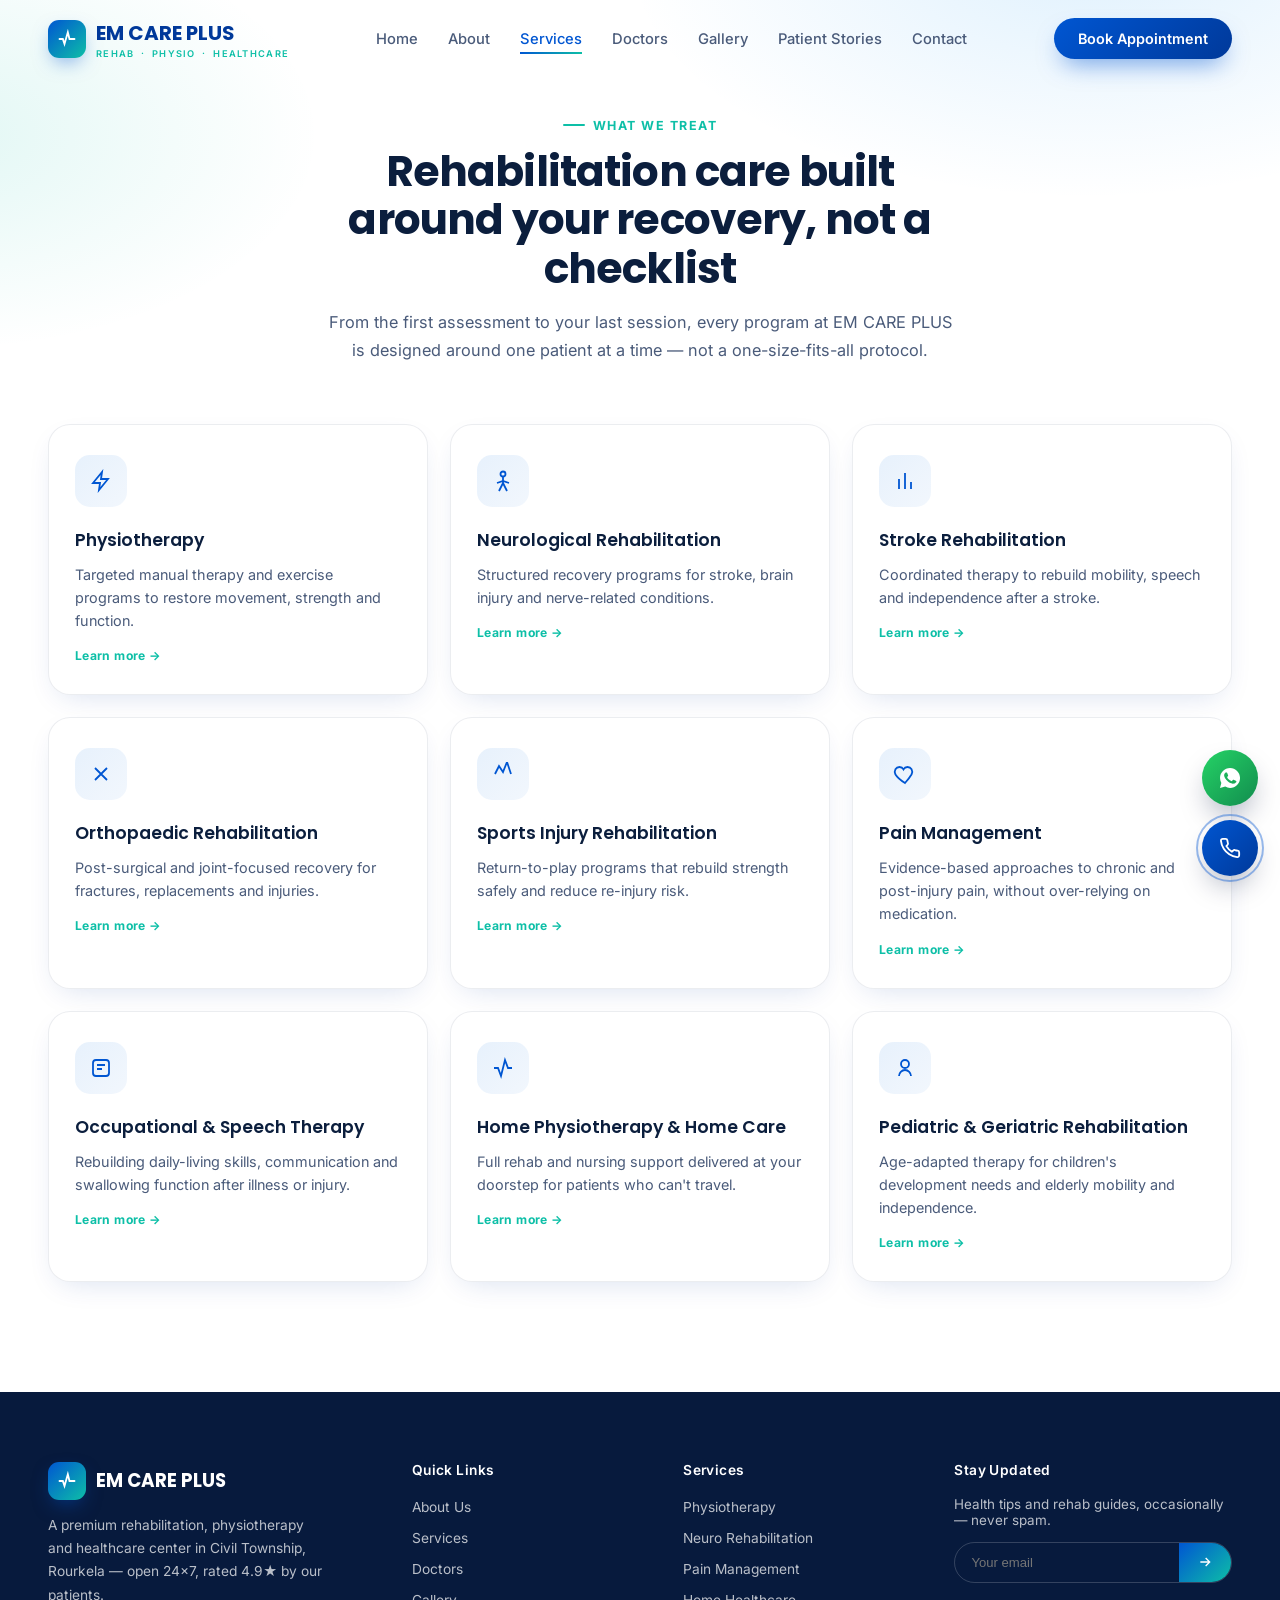
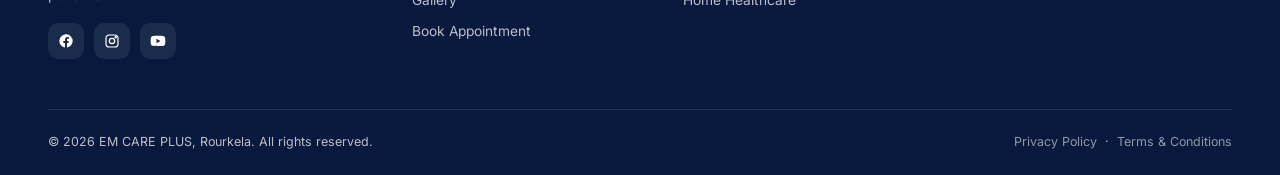
<file: services.html>
<!DOCTYPE html>
<html lang="en">
<head>
<meta charset="UTF-8">
<meta name="viewport" content="width=device-width, initial-scale=1.0">
<title>Our Services — EM CARE PLUS Rourkela</title>
<meta name="description" content="Physiotherapy, neurological rehabilitation, stroke rehab, pain management, home healthcare and more at EM CARE PLUS Rourkela.">
<link rel="preconnect" href="https://fonts.googleapis.com">
<link rel="preconnect" href="https://fonts.gstatic.com" crossorigin>
<link href="https://fonts.googleapis.com/css2?family=Poppins:wght@400;500;600;700;800&family=Inter:wght@400;500;600;700&display=swap" rel="stylesheet">
<link rel="stylesheet" href="css/style.css">
</head>
<body>

<div class="bg-field"></div>
<!-- ======================= HEADER ======================= -->
<header id="siteHeader">
  <div class="wrap">
    <nav>
      <a href="index.html" class="logo">
        <span class="logo-mark">
          <svg viewBox="0 0 24 24" fill="none" stroke="#fff" stroke-width="2.2" stroke-linecap="round"><path d="M3 12h4l2 6 4-14 2 8h6"/></svg>
        </span>
        <span>EM CARE PLUS<small>REHAB &nbsp;&middot;&nbsp; PHYSIO &nbsp;&middot;&nbsp; HEALTHCARE</small></span>
      </a>
      <div class="nav-links">
        <a href="index.html">Home</a>
        <a href="about.html">About</a>
        <a href="services.html" class="active">Services</a>
        <a href="doctors.html">Doctors</a>
        <a href="gallery.html">Gallery</a>
        <a href="reviews.html">Patient Stories</a>
        <a href="contact.html">Contact</a>
      </div>
      <div class="nav-cta">
        <a href="tel:+917735731049" class="btn btn-ghost" style="display:none" id="navCall">Call</a>
        <a href="appointment.html" class="btn btn-primary">Book Appointment</a>
        <button class="hamburger" id="hamburger" aria-label="Menu"><span></span><span></span><span></span></button>
      </div>
    </nav>
  </div>
</header>

<!-- ======================= SERVICES ======================= -->
<section id="services">
  <div class="wrap">
    <div class="sec-head center reveal">
      <div class="kicker" style="justify-content:center">What We Treat</div>
      <h2>Rehabilitation care built around your recovery, not a checklist</h2>
      <p>From the first assessment to your last session, every program at EM CARE PLUS is designed around one patient at a time — not a one-size-fits-all protocol.</p>
    </div>
    <div class="services-grid reveal-stagger">
      <div class="svc-card"><div class="svc-ic"><svg width="24" height="24" viewBox="0 0 24 24" fill="none" stroke="currentColor" stroke-width="1.8"><path d="M13 3L4 14h7l-1 7 9-11h-7l1-7z"/></svg></div><h3>Physiotherapy</h3><p>Targeted manual therapy and exercise programs to restore movement, strength and function.</p><span class="tag">Learn more →</span></div>
      <div class="svc-card"><div class="svc-ic"><svg width="24" height="24" viewBox="0 0 24 24" fill="none" stroke="currentColor" stroke-width="1.8"><circle cx="12" cy="5" r="2.5"/><path d="M12 8v6M8 22l4-8 4 8M6 14l6-2 6 2"/></svg></div><h3>Neurological Rehabilitation</h3><p>Structured recovery programs for stroke, brain injury and nerve-related conditions.</p><span class="tag">Learn more →</span></div>
      <div class="svc-card"><div class="svc-ic"><svg width="24" height="24" viewBox="0 0 24 24" fill="none" stroke="currentColor" stroke-width="1.8"><path d="M6 20V10M12 20V4M18 20v-7"/></svg></div><h3>Stroke Rehabilitation</h3><p>Coordinated therapy to rebuild mobility, speech and independence after a stroke.</p><span class="tag">Learn more →</span></div>
      <div class="svc-card"><div class="svc-ic"><svg width="24" height="24" viewBox="0 0 24 24" fill="none" stroke="currentColor" stroke-width="1.8"><path d="M6 6l12 12M6 18L18 6"/></svg></div><h3>Orthopaedic Rehabilitation</h3><p>Post-surgical and joint-focused recovery for fractures, replacements and injuries.</p><span class="tag">Learn more →</span></div>
      <div class="svc-card"><div class="svc-ic"><svg width="24" height="24" viewBox="0 0 24 24" fill="none" stroke="currentColor" stroke-width="1.8"><path d="M4 12l4-8 4 6 4-10 4 12"/></svg></div><h3>Sports Injury Rehabilitation</h3><p>Return-to-play programs that rebuild strength safely and reduce re-injury risk.</p><span class="tag">Learn more →</span></div>
      <div class="svc-card"><div class="svc-ic"><svg width="24" height="24" viewBox="0 0 24 24" fill="none" stroke="currentColor" stroke-width="1.8"><path d="M12 21s-7-4.35-9.5-8.5C.5 8.3 3 5 6.5 5c1.9 0 3.3 1.1 4 2.4C11.2 6.1 12.6 5 14.5 5 18 5 20.5 8.3 18.5 12.5 16 16.65 12 21 12 21z"/></svg></div><h3>Pain Management</h3><p>Evidence-based approaches to chronic and post-injury pain, without over-relying on medication.</p><span class="tag">Learn more →</span></div>
      <div class="svc-card"><div class="svc-ic"><svg width="24" height="24" viewBox="0 0 24 24" fill="none" stroke="currentColor" stroke-width="1.8"><rect x="4" y="4" width="16" height="16" rx="3"/><path d="M8 9h8M8 13h5"/></svg></div><h3>Occupational &amp; Speech Therapy</h3><p>Rebuilding daily-living skills, communication and swallowing function after illness or injury.</p><span class="tag">Learn more →</span></div>
      <div class="svc-card"><div class="svc-ic"><svg width="24" height="24" viewBox="0 0 24 24" fill="none" stroke="currentColor" stroke-width="1.8"><path d="M3 12h4l3 8 4-16 3 8h4"/></svg></div><h3>Home Physiotherapy &amp; Home Care</h3><p>Full rehab and nursing support delivered at your doorstep for patients who can't travel.</p><span class="tag">Learn more →</span></div>
      <div class="svc-card"><div class="svc-ic"><svg width="24" height="24" viewBox="0 0 24 24" fill="none" stroke="currentColor" stroke-width="1.8"><path d="M12 4a4 4 0 100 8 4 4 0 000-8zM6 20c0-3.3 2.7-6 6-6s6 2.7 6 6"/></svg></div><h3>Pediatric &amp; Geriatric Rehabilitation</h3><p>Age-adapted therapy for children's development needs and elderly mobility and independence.</p><span class="tag">Learn more →</span></div>
    </div>
  </div>
</section>

<!-- ======================= FOOTER ======================= -->
<footer>
  <div class="wrap">
    <div class="foot-grid">
      <div>
        <div class="foot-logo">
          <span class="logo-mark"><svg viewBox="0 0 24 24" fill="none" stroke="#fff" stroke-width="2.2" stroke-linecap="round"><path d="M3 12h4l2 6 4-14 2 8h6"/></svg></span>
          EM CARE PLUS
        </div>
        <p class="desc">A premium rehabilitation, physiotherapy and healthcare center in Civil Township, Rourkela — open 24×7, rated 4.9★ by our patients.</p>
        <div class="foot-social">
          <a href="#" aria-label="Facebook"><svg width="16" height="16" viewBox="0 0 24 24" fill="#fff"><path d="M22 12a10 10 0 10-11.5 9.9v-7H8v-2.9h2.5V9.8c0-2.5 1.5-3.9 3.8-3.9 1.1 0 2.2.2 2.2.2v2.4h-1.3c-1.2 0-1.6.8-1.6 1.6v1.9H16l-.4 2.9h-2.1v7A10 10 0 0022 12z"/></svg></a>
          <a href="#" aria-label="Instagram"><svg width="16" height="16" viewBox="0 0 24 24" fill="none" stroke="#fff" stroke-width="1.8"><rect x="3" y="3" width="18" height="18" rx="5"/><circle cx="12" cy="12" r="4"/><circle cx="17.5" cy="6.5" r="1"/></svg></a>
          <a href="#" aria-label="YouTube"><svg width="16" height="16" viewBox="0 0 24 24" fill="#fff"><path d="M23 12s0-3.6-.5-5.2c-.3-1-.9-1.7-1.9-2C18.9 4.3 12 4.3 12 4.3s-6.9 0-8.6.5c-1 .3-1.6 1-1.9 2C1 8.4 1 12 1 12s0 3.6.5 5.2c.3 1 .9 1.7 1.9 2 1.7.5 8.6.5 8.6.5s6.9 0 8.6-.5c1-.3 1.6-1 1.9-2 .5-1.6.5-5.2.5-5.2zM9.7 15.3V8.7l6 3.3-6 3.3z"/></svg></a>
        </div>
      </div>
      <div>
        <h5>Quick Links</h5>
        <ul>
          <li><a href="about.html">About Us</a></li>
          <li><a href="services.html">Services</a></li>
          <li><a href="doctors.html">Doctors</a></li>
          <li><a href="gallery.html">Gallery</a></li>
          <li><a href="appointment.html">Book Appointment</a></li>
        </ul>
      </div>
      <div>
        <h5>Services</h5>
        <ul>
          <li><a href="services.html">Physiotherapy</a></li>
          <li><a href="services.html">Neuro Rehabilitation</a></li>
          <li><a href="services.html">Pain Management</a></li>
          <li><a href="services.html">Home Healthcare</a></li>
        </ul>
      </div>
      <div>
        <h5>Stay Updated</h5>
        <p style="font-size:0.84rem;">Health tips and rehab guides, occasionally — never spam.</p>
        <div class="news-input"><input type="email" placeholder="Your email"><button aria-label="Subscribe"><svg width="16" height="16" viewBox="0 0 24 24" fill="none" stroke="#fff" stroke-width="2"><path d="M5 12h14M13 6l6 6-6 6"/></svg></button></div>
      </div>
    </div>
    <div class="foot-bottom">
      <span>© 2026 EM CARE PLUS, Rourkela. All rights reserved.</span>
      <span><a href="#">Privacy Policy</a> &nbsp;·&nbsp; <a href="#">Terms &amp; Conditions</a></span>
    </div>
  </div>
</footer>

<!-- ======================= FLOATING BUTTONS ======================= -->
<div class="floaters">
  <a href="https://wa.me/917735731049" target="_blank" class="fab fab-wa" aria-label="WhatsApp"><svg width="24" height="24" viewBox="0 0 24 24" fill="#fff"><path d="M12.04 2c-5.5 0-10 4.5-10 10 0 1.77.46 3.45 1.27 4.9L2 22l5.25-1.38A9.9 9.9 0 0012.04 22c5.5 0 10-4.5 10-10s-4.5-10-10-10zm5.9 14.2c-.25.7-1.45 1.35-2 1.4-.5.06-1.15.08-1.85-.12-.43-.12-.98-.3-1.7-.6-2.98-1.29-4.93-4.3-5.08-4.5-.15-.2-1.2-1.6-1.2-3.05 0-1.45.76-2.15 1.03-2.45.27-.3.6-.37.8-.37h.57c.18 0 .43-.07.67.5.25.6.85 2.1.92 2.25.07.15.12.33.02.53-.1.2-.15.33-.3.5-.15.18-.32.4-.45.53-.15.15-.32.32-.14.62.18.3.8 1.32 1.72 2.14 1.18 1.05 2.18 1.38 2.48 1.53.3.15.47.13.65-.08.18-.2.75-.87.95-1.17.2-.3.4-.25.67-.15.28.1 1.75.83 2.05.98.3.15.5.22.57.35.07.13.07.75-.18 1.45z"/></svg></a>
  <a href="tel:+917735731049" class="fab fab-call" aria-label="Call"><svg width="22" height="22" viewBox="0 0 24 24" fill="none" stroke="#fff" stroke-width="2"><path d="M22 16.92v3a2 2 0 0 1-2.18 2 19.79 19.79 0 0 1-8.63-3.07 19.5 19.5 0 0 1-6-6 19.79 19.79 0 0 1-3.07-8.67A2 2 0 0 1 4.11 2h3a2 2 0 0 1 2 1.72c.12.9.33 1.79.63 2.65a2 2 0 0 1-.45 2.11L8.09 9.91a16 16 0 0 0 6 6l1.43-1.2a2 2 0 0 1 2.11-.45c.86.3 1.75.51 2.65.63A2 2 0 0 1 22 16.92z"/></svg></a>
</div>

<script src="js/main.js"></script>
</body>
</html>
</file>
<file: css/style.css>
:root{
    --white:#ffffff;
    --royal:#0056D2;
    --royal-dark:#00399A;
    --sky:#3FA9F5;
    --teal:#0DBFA7;
    --ink:#0B1E3D;
    --ink-soft:#4A5B7A;
    --mist:#F2F7FD;
    --mist-2:#E7F1FC;
    --line:rgba(11,30,61,0.08);
    --glass-bg:rgba(255,255,255,0.55);
    --glass-border:rgba(255,255,255,0.65);
    --shadow-lg: 0 30px 60px -20px rgba(0,57,154,0.25);
    --shadow-sm: 0 10px 30px -12px rgba(0,57,154,0.18);
  }
  *{box-sizing:border-box;margin:0;padding:0;}
  html{scroll-behavior:smooth;}
  body{
    font-family:'Inter',sans-serif;
    color:var(--ink);
    background:var(--white);
    overflow-x:hidden;
    -webkit-font-smoothing:antialiased;
  }
  h1,h2,h3,h4,.font-display{font-family:'Poppins',sans-serif;}
  a{text-decoration:none;color:inherit;}
  ul{list-style:none;}
  img,svg{display:block;max-width:100%;}
  .wrap{max-width:1240px;margin:0 auto;padding:0 28px;}
  @media(max-width:640px){.wrap{padding:0 20px;}}

  /* ---------- Background ambient ---------- */
  .bg-field{
    position:fixed;inset:0;z-index:-2;
    background:
      radial-gradient(60% 45% at 85% -5%, rgba(63,169,245,0.16), transparent 60%),
      radial-gradient(50% 40% at -5% 15%, rgba(13,191,167,0.12), transparent 60%),
      var(--white);
  }

  /* ---------- Recovery Pulse signature line ---------- */
  .pulse-divider{width:100%;height:64px;overflow:hidden;}
  .pulse-divider svg{width:100%;height:100%;display:block;}
  .pulse-path{
    fill:none;stroke:url(#pulseGrad);stroke-width:2.5;
    stroke-linecap:round;stroke-linejoin:round;
    stroke-dasharray:1400;stroke-dashoffset:1400;
    animation:draw 2.6s ease-out forwards;
  }
  @keyframes draw{to{stroke-dashoffset:0;}}

  /* ---------- Header ---------- */
  header{
    position:fixed;top:0;left:0;right:0;z-index:100;
    padding:18px 0;
    transition:all .35s ease;
    background:transparent;
  }
  header.scrolled{
    background:rgba(255,255,255,0.75);
    backdrop-filter:blur(18px) saturate(160%);
    -webkit-backdrop-filter:blur(18px) saturate(160%);
    border-bottom:1px solid var(--line);
    padding:12px 0;
    box-shadow:0 10px 30px -20px rgba(0,57,154,0.25);
  }
  nav{display:flex;align-items:center;justify-content:space-between;}
  .logo{display:flex;align-items:center;gap:10px;font-family:'Poppins',sans-serif;font-weight:700;font-size:1.25rem;color:var(--royal-dark);}
  .logo-mark{
    width:38px;height:38px;border-radius:11px;
    background:linear-gradient(135deg,var(--royal),var(--teal));
    display:flex;align-items:center;justify-content:center;
    box-shadow:0 8px 20px -6px rgba(0,86,210,0.55);
  }
  .logo-mark svg{width:20px;height:20px;}
  .logo small{display:block;font-family:'Inter';font-weight:600;font-size:0.58rem;letter-spacing:0.14em;color:var(--teal);}
  .nav-links{display:flex;gap:30px;align-items:center;}
  .nav-links a{font-size:0.92rem;font-weight:500;color:var(--ink-soft);position:relative;padding:4px 0;transition:color .25s;}
  .nav-links a:hover{color:var(--royal);}
  .nav-links a::after{content:'';position:absolute;left:0;bottom:-2px;width:0;height:2px;background:linear-gradient(90deg,var(--royal),var(--teal));transition:width .3s;}
  .nav-links a:hover::after{width:100%;}
  .nav-cta{display:flex;align-items:center;gap:14px;}
  .btn{
    display:inline-flex;align-items:center;justify-content:center;gap:8px;
    padding:12px 24px;border-radius:100px;font-weight:600;font-size:0.9rem;
    cursor:pointer;border:none;transition:all .3s ease;white-space:nowrap;
  }
  .btn-primary{
    background:linear-gradient(135deg,var(--royal),var(--royal-dark));
    color:#fff;box-shadow:0 12px 24px -8px rgba(0,86,210,0.55);
  }
  .btn-primary:hover{transform:translateY(-2px);box-shadow:0 16px 30px -8px rgba(0,86,210,0.65);}
  .btn-ghost{background:transparent;border:1.5px solid rgba(0,86,210,0.3);color:var(--royal-dark);}
  .btn-ghost:hover{background:rgba(0,86,210,0.06);border-color:var(--royal);}
  .btn-outline-white{background:rgba(255,255,255,0.14);border:1.5px solid rgba(255,255,255,0.55);color:#fff;backdrop-filter:blur(6px);}
  .btn-outline-white:hover{background:rgba(255,255,255,0.24);}
  .hamburger{display:none;flex-direction:column;gap:5px;cursor:pointer;background:none;border:none;}
  .hamburger span{width:24px;height:2px;background:var(--royal-dark);border-radius:2px;}

  /* ---------- Hero ---------- */
  .hero{
    position:relative;min-height:100vh;display:flex;align-items:center;
    padding:150px 0 90px;
    background:
      radial-gradient(120% 100% at 15% 0%, rgba(63,169,245,0.10), transparent 55%),
      linear-gradient(180deg,#F7FBFF 0%, #FFFFFF 60%);
    overflow:hidden;
  }
  .hero-grid{display:grid;grid-template-columns:1.05fr 0.95fr;gap:60px;align-items:center;}
  .eyebrow{
    display:inline-flex;align-items:center;gap:8px;
    padding:8px 16px;border-radius:100px;
    background:var(--mist-2);border:1px solid rgba(0,86,210,0.15);
    font-size:0.78rem;font-weight:600;color:var(--royal-dark);letter-spacing:0.03em;
    margin-bottom:24px;
  }
  .eyebrow .dot{width:7px;height:7px;border-radius:50%;background:var(--teal);box-shadow:0 0 0 4px rgba(13,191,167,0.18);animation:blink 2s infinite;}
  @keyframes blink{50%{opacity:.35;}}
  .hero h1{
    font-size:clamp(2.4rem,4.6vw,3.85rem);
    line-height:1.08;font-weight:700;letter-spacing:-0.02em;
    color:var(--ink);margin-bottom:22px;
  }
  .hero h1 .grad{
    background:linear-gradient(100deg,var(--royal) 10%,var(--teal) 90%);
    -webkit-background-clip:text;background-clip:text;color:transparent;
  }
  .hero p.lead{font-size:1.08rem;color:var(--ink-soft);max-width:520px;line-height:1.7;margin-bottom:34px;}
  .hero-actions{display:flex;gap:16px;flex-wrap:wrap;margin-bottom:52px;}
  .hero-meta{display:flex;gap:28px;flex-wrap:wrap;}
  .hero-meta .item{display:flex;align-items:center;gap:10px;}
  .hero-meta .ic{width:36px;height:36px;border-radius:10px;background:var(--mist);display:flex;align-items:center;justify-content:center;color:var(--royal);}
  .hero-meta .txt b{display:block;font-size:0.92rem;color:var(--ink);}
  .hero-meta .txt span{font-size:0.78rem;color:var(--ink-soft);}

  /* Hero visual — glass stacked card composition */
  .hero-visual{position:relative;height:520px;}
  .hv-card{
    position:absolute;border-radius:26px;
    background:var(--glass-bg);border:1px solid var(--glass-border);
    backdrop-filter:blur(20px) saturate(160%);-webkit-backdrop-filter:blur(20px) saturate(160%);
    box-shadow:var(--shadow-lg);
    padding:26px;
  }
  .hv-main{
    inset:0 40px 60px 0;position:absolute;
    background:linear-gradient(160deg,var(--royal) 0%, var(--royal-dark) 55%, var(--teal) 130%);
    border-radius:32px;overflow:hidden;
    box-shadow:0 40px 70px -25px rgba(0,57,154,0.55);
  }
  .hv-main::before{
    content:'';position:absolute;inset:0;
    background:
      radial-gradient(60% 50% at 20% 15%, rgba(255,255,255,0.22), transparent 60%),
      repeating-linear-gradient(115deg, rgba(255,255,255,0.05) 0 2px, transparent 2px 26px);
  }
  .hv-main .pulse-wrap{position:absolute;bottom:36px;left:28px;right:28px;opacity:0.9;}
  .hv-main .cap{position:absolute;top:28px;left:28px;color:#fff;}
  .hv-main .cap b{font-family:'Poppins';font-size:1.5rem;display:block;letter-spacing:-0.01em;}
  .hv-main .cap span{font-size:0.82rem;opacity:.85;}
  .hv-float-1{
    top:8px;right:0;width:200px;z-index:3;
    animation:float1 6s ease-in-out infinite;
  }
  .hv-float-1 .rating{display:flex;align-items:center;gap:10px;}
  .hv-float-1 .stars{color:#FFB020;font-size:0.95rem;letter-spacing:1px;}
  .hv-float-1 b{font-family:'Poppins';font-size:1.6rem;color:var(--ink);}
  .hv-float-1 span{display:block;font-size:0.74rem;color:var(--ink-soft);}
  .hv-float-2{
    bottom:16px;right:24px;width:210px;z-index:3;
    animation:float2 7s ease-in-out infinite;
  }
  .hv-float-2 .row{display:flex;align-items:center;gap:12px;}
  .hv-float-2 .ic2{width:40px;height:40px;border-radius:11px;background:linear-gradient(135deg,var(--teal),var(--sky));display:flex;align-items:center;justify-content:center;color:#fff;flex-shrink:0;}
  .hv-float-2 b{font-family:'Poppins';font-size:0.95rem;display:block;}
  .hv-float-2 span{font-size:0.76rem;color:var(--ink-soft);}
  @keyframes float1{0%,100%{transform:translateY(0);}50%{transform:translateY(-14px);}}
  @keyframes float2{0%,100%{transform:translateY(0);}50%{transform:translateY(12px);}}

  /* ---------- Stats strip ---------- */
  .stats-strip{
    background:linear-gradient(135deg,var(--royal) 0%,var(--royal-dark) 55%,#003a8c 100%);
    position:relative;padding:56px 0;overflow:hidden;
  }
  .stats-strip::before{
    content:'';position:absolute;inset:0;
    background:radial-gradient(50% 80% at 90% 20%, rgba(13,191,167,0.28), transparent 60%);
  }
  .stats-grid{position:relative;display:grid;grid-template-columns:repeat(4,1fr);gap:20px;text-align:center;}
  .stat b{
    font-family:'Poppins';font-size:clamp(2rem,3.2vw,2.7rem);color:#fff;display:block;font-weight:700;
  }
  .stat span{color:rgba(255,255,255,0.78);font-size:0.86rem;font-weight:500;}

  /* ---------- Section shell ---------- */
  section{padding:110px 0;position:relative;}
  @media(max-width:900px){section{padding:80px 0;}}
  .sec-head{max-width:640px;margin-bottom:60px;}
  .sec-head.center{margin-left:auto;margin-right:auto;text-align:center;}
  .kicker{
    display:inline-flex;align-items:center;gap:8px;font-size:0.78rem;font-weight:700;
    letter-spacing:0.12em;text-transform:uppercase;color:var(--teal);margin-bottom:14px;
  }
  .kicker::before{content:'';width:22px;height:2px;background:var(--teal);border-radius:2px;}
  .sec-head h2{font-size:clamp(1.9rem,3.4vw,2.65rem);font-weight:700;letter-spacing:-0.02em;line-height:1.15;color:var(--ink);}
  .sec-head p{margin-top:16px;color:var(--ink-soft);font-size:1.02rem;line-height:1.7;}

  /* ---------- Services ---------- */
  .services-grid{display:grid;grid-template-columns:repeat(3,1fr);gap:22px;}
  .svc-card{
    position:relative;padding:30px 26px;border-radius:22px;
    background:var(--white);border:1px solid var(--line);
    box-shadow:var(--shadow-sm);
    transition:transform .4s cubic-bezier(.2,.8,.2,1), box-shadow .4s;
    overflow:hidden;
  }
  .svc-card::after{
    content:'';position:absolute;inset:0;opacity:0;
    background:linear-gradient(160deg, rgba(0,86,210,0.06), rgba(13,191,167,0.08));
    transition:opacity .4s;
  }
  .svc-card:hover{transform:translateY(-8px) rotateX(1deg);box-shadow:var(--shadow-lg);}
  .svc-card:hover::after{opacity:1;}
  .svc-ic{
    width:52px;height:52px;border-radius:15px;margin-bottom:20px;
    background:linear-gradient(135deg,var(--mist-2),var(--mist));
    display:flex;align-items:center;justify-content:center;color:var(--royal);
    position:relative;z-index:1;
  }
  .svc-card h3{font-size:1.08rem;font-weight:600;margin-bottom:10px;position:relative;z-index:1;}
  .svc-card p{font-size:0.9rem;color:var(--ink-soft);line-height:1.6;position:relative;z-index:1;}
  .svc-card .tag{
    display:inline-block;margin-top:16px;font-size:0.76rem;font-weight:700;color:var(--teal);
    letter-spacing:0.03em;position:relative;z-index:1;
  }

  /* ---------- About ---------- */
  .about-wrap{display:grid;grid-template-columns:0.9fr 1.1fr;gap:70px;align-items:center;}
  .about-visual{position:relative;}
  .about-card-main{
    border-radius:28px;height:440px;
    background:linear-gradient(150deg,var(--mist) 0%, var(--mist-2) 100%);
    border:1px solid var(--line);position:relative;overflow:hidden;
    display:flex;align-items:flex-end;padding:30px;
  }
  .about-card-main::before{
    content:'';position:absolute;top:-40px;right:-40px;width:220px;height:220px;border-radius:50%;
    background:radial-gradient(circle, rgba(0,86,210,0.14), transparent 70%);
  }
  .timeline-chip{
    background:var(--glass-bg);backdrop-filter:blur(16px);border:1px solid var(--glass-border);
    border-radius:18px;padding:20px;width:100%;box-shadow:var(--shadow-sm);
  }
  .timeline-chip .yr{font-family:'Poppins';font-weight:700;color:var(--royal-dark);font-size:1.1rem;}
  .about-badge{
    position:absolute;top:26px;left:26px;background:#fff;border-radius:16px;padding:14px 18px;
    box-shadow:var(--shadow-sm);display:flex;align-items:center;gap:12px;
  }
  .about-badge .n{font-family:'Poppins';font-weight:800;font-size:1.4rem;color:var(--royal);}
  .about-badge span{font-size:0.72rem;color:var(--ink-soft);display:block;}
  .value-grid{display:grid;grid-template-columns:1fr 1fr;gap:16px;margin-top:36px;}
  .value-item{display:flex;gap:14px;align-items:flex-start;}
  .value-item .vic{width:38px;height:38px;border-radius:10px;background:var(--mist-2);display:flex;align-items:center;justify-content:center;color:var(--teal);flex-shrink:0;}
  .value-item b{font-size:0.94rem;display:block;margin-bottom:3px;}
  .value-item span{font-size:0.82rem;color:var(--ink-soft);line-height:1.5;}

  /* ---------- Doctors ---------- */
  .doctors-grid{display:grid;grid-template-columns:repeat(4,1fr);gap:22px;}
  .doc-card{
    border-radius:22px;overflow:hidden;background:#fff;border:1px solid var(--line);box-shadow:var(--shadow-sm);
    transition:transform .35s, box-shadow .35s;
  }
  .doc-card:hover{transform:translateY(-6px);box-shadow:var(--shadow-lg);}
  .doc-photo{
    height:190px;position:relative;
    background:linear-gradient(150deg,var(--royal) 0%, var(--sky) 100%);
    display:flex;align-items:center;justify-content:center;
  }
  .doc-photo svg{width:56px;height:56px;color:rgba(255,255,255,0.85);}
  .doc-photo .badge{
    position:absolute;bottom:10px;right:10px;background:rgba(255,255,255,0.92);
    color:var(--royal-dark);font-size:0.68rem;font-weight:700;padding:4px 10px;border-radius:100px;
  }
  .doc-info{padding:20px;}
  .doc-info h4{font-size:1rem;font-weight:600;margin-bottom:4px;}
  .doc-info .spec{font-size:0.8rem;color:var(--teal);font-weight:600;margin-bottom:10px;}
  .doc-info .meta{font-size:0.8rem;color:var(--ink-soft);display:flex;justify-content:space-between;border-top:1px dashed var(--line);padding-top:10px;}
  .doc-note{
    grid-column:1/-1;text-align:center;padding:18px;border-radius:16px;
    background:var(--mist);color:var(--ink-soft);font-size:0.85rem;
  }

  /* ---------- Gallery ---------- */
  .gallery-grid{display:grid;grid-template-columns:repeat(4,1fr);grid-auto-rows:130px;gap:14px;}
  .g-item{
    border-radius:18px;position:relative;overflow:hidden;
    display:flex;align-items:flex-end;padding:14px;color:#fff;font-size:0.78rem;font-weight:600;
  }
  .g-item span{position:relative;z-index:1;}
  .g-item::after{content:'';position:absolute;inset:0;background:linear-gradient(0deg, rgba(0,20,60,0.55), transparent 60%);}
  .g1{grid-column:span 2;grid-row:span 2;background:linear-gradient(150deg,var(--royal),var(--royal-dark));}
  .g2{background:linear-gradient(150deg,var(--teal),#08998a);}
  .g3{background:linear-gradient(150deg,var(--sky),var(--royal));}
  .g4{background:linear-gradient(150deg,#0DBFA7,var(--sky));grid-row:span 2;}
  .g5{background:linear-gradient(150deg,var(--royal-dark),#001b4d);}
  .g6{background:linear-gradient(150deg,var(--sky),#0DBFA7);grid-column:span 2;}
  .g-play{width:34px;height:34px;border-radius:50%;background:rgba(255,255,255,0.25);backdrop-filter:blur(4px);display:flex;align-items:center;justify-content:center;position:absolute;top:14px;right:14px;z-index:1;}

  /* ---------- Testimonials ---------- */
  .rev-summary{
    display:flex;align-items:center;gap:26px;padding:28px 32px;border-radius:22px;
    background:linear-gradient(135deg,var(--mist-2),var(--mist));border:1px solid var(--line);
    margin-bottom:44px;flex-wrap:wrap;
  }
  .rev-score{text-align:center;}
  .rev-score b{font-family:'Poppins';font-size:3rem;color:var(--royal-dark);font-weight:800;line-height:1;}
  .rev-score .stars{color:#FFB020;letter-spacing:2px;margin:6px 0;}
  .rev-score span{font-size:0.78rem;color:var(--ink-soft);}
  .rev-bar-list{flex:1;min-width:220px;}
  .rev-bar-row{display:flex;align-items:center;gap:10px;font-size:0.78rem;color:var(--ink-soft);margin-bottom:6px;}
  .rev-bar-track{flex:1;height:6px;border-radius:6px;background:rgba(0,86,210,0.12);overflow:hidden;}
  .rev-bar-fill{height:100%;border-radius:6px;background:linear-gradient(90deg,var(--royal),var(--teal));}
  .testi-grid{display:grid;grid-template-columns:repeat(3,1fr);gap:22px;}
  .testi-card{padding:28px;border-radius:22px;background:#fff;border:1px solid var(--line);box-shadow:var(--shadow-sm);}
  .testi-card .stars{color:#FFB020;font-size:0.85rem;margin-bottom:14px;}
  .testi-card p{font-size:0.92rem;color:var(--ink-soft);line-height:1.7;margin-bottom:18px;}
  .testi-who{display:flex;align-items:center;gap:12px;}
  .testi-avatar{width:38px;height:38px;border-radius:50%;background:linear-gradient(135deg,var(--royal),var(--teal));display:flex;align-items:center;justify-content:center;color:#fff;font-weight:700;font-size:0.85rem;}
  .testi-who b{font-size:0.86rem;display:block;}
  .testi-who span{font-size:0.74rem;color:var(--ink-soft);}

  /* ---------- Appointment ---------- */
  .appointment{
    background:linear-gradient(160deg,var(--royal) 0%,var(--royal-dark) 60%,#00266b 130%);
    position:relative;overflow:hidden;color:#fff;
  }
  .appointment::before{content:'';position:absolute;inset:0;background:radial-gradient(60% 60% at 90% 0%, rgba(13,191,167,0.3), transparent 60%);}
  .appt-wrap{position:relative;display:grid;grid-template-columns:0.85fr 1.15fr;gap:60px;align-items:start;}
  .appointment .kicker{color:#7FE0D2;}
  .appointment .kicker::before{background:#7FE0D2;}
  .appointment h2{color:#fff;}
  .appointment .sec-head p{color:rgba(255,255,255,0.78);}
  .appt-points{margin-top:28px;display:flex;flex-direction:column;gap:16px;}
  .appt-points .p-item{display:flex;gap:14px;align-items:flex-start;}
  .appt-points .p-ic{width:34px;height:34px;border-radius:10px;background:rgba(255,255,255,0.12);display:flex;align-items:center;justify-content:center;flex-shrink:0;}
  .appt-points b{display:block;font-size:0.92rem;}
  .appt-points span{font-size:0.8rem;color:rgba(255,255,255,0.7);}
  .appt-form{
    background:var(--glass-bg);backdrop-filter:blur(20px);border:1px solid rgba(255,255,255,0.4);
    border-radius:26px;padding:36px;box-shadow:0 40px 70px -30px rgba(0,20,60,0.5);
  }
  .form-row{display:grid;grid-template-columns:1fr 1fr;gap:16px;margin-bottom:16px;}
  .form-row.full{grid-template-columns:1fr;}
  .f-group label{display:block;font-size:0.78rem;font-weight:600;color:var(--ink-soft);margin-bottom:7px;}
  .f-group input, .f-group select, .f-group textarea{
    width:100%;padding:12px 14px;border-radius:12px;border:1px solid rgba(11,30,61,0.14);
    background:rgba(255,255,255,0.9);font-family:'Inter';font-size:0.9rem;color:var(--ink);
    transition:border-color .25s, box-shadow .25s;
  }
  .f-group input:focus, .f-group select:focus, .f-group textarea:focus{
    outline:none;border-color:var(--royal);box-shadow:0 0 0 4px rgba(0,86,210,0.15);
  }
  .f-group textarea{resize:vertical;min-height:80px;}
  .appt-submit{width:100%;margin-top:6px;padding:15px;font-size:0.96rem;}
  .form-note{font-size:0.76rem;color:var(--ink-soft);text-align:center;margin-top:14px;}
  .form-success{
    display:none;text-align:center;padding:40px 20px;
  }
  .form-success .check{
    width:64px;height:64px;border-radius:50%;background:linear-gradient(135deg,var(--teal),var(--sky));
    display:flex;align-items:center;justify-content:center;margin:0 auto 18px;color:#fff;
  }
  .form-success h3{font-size:1.2rem;margin-bottom:8px;color:var(--ink);}
  .form-success p{font-size:0.9rem;color:var(--ink-soft);}

  /* ---------- Contact ---------- */
  .contact-wrap{display:grid;grid-template-columns:0.9fr 1.1fr;gap:40px;}
  .contact-cards{display:flex;flex-direction:column;gap:16px;}
  .c-card{
    display:flex;gap:16px;align-items:flex-start;padding:22px;border-radius:18px;
    background:#fff;border:1px solid var(--line);box-shadow:var(--shadow-sm);
  }
  .c-ic{width:44px;height:44px;border-radius:12px;background:var(--mist-2);display:flex;align-items:center;justify-content:center;color:var(--royal);flex-shrink:0;}
  .c-card b{display:block;font-size:0.95rem;margin-bottom:4px;}
  .c-card span, .c-card a{font-size:0.86rem;color:var(--ink-soft);line-height:1.55;}
  .c-card a:hover{color:var(--royal);}
  .map-frame{border-radius:22px;overflow:hidden;border:1px solid var(--line);box-shadow:var(--shadow-sm);height:100%;min-height:420px;}
  .map-frame iframe{width:100%;height:100%;min-height:420px;border:0;filter:grayscale(6%);}

  /* ---------- Footer ---------- */
  footer{background:#071a3d;color:rgba(255,255,255,0.72);padding:70px 0 26px;}
  .foot-grid{display:grid;grid-template-columns:1.4fr 1fr 1fr 1.2fr;gap:40px;margin-bottom:50px;}
  .foot-logo{display:flex;align-items:center;gap:10px;color:#fff;font-family:'Poppins';font-weight:700;font-size:1.15rem;margin-bottom:14px;}
  footer p.desc{font-size:0.86rem;line-height:1.7;max-width:280px;}
  footer h5{color:#fff;font-size:0.86rem;font-weight:600;margin-bottom:18px;letter-spacing:0.03em;}
  footer ul li{margin-bottom:11px;}
  footer ul a{font-size:0.86rem;transition:color .25s;}
  footer ul a:hover{color:var(--sky);}
  .foot-social{display:flex;gap:10px;margin-top:16px;}
  .foot-social a{width:36px;height:36px;border-radius:10px;background:rgba(255,255,255,0.08);display:flex;align-items:center;justify-content:center;transition:background .25s;}
  .foot-social a:hover{background:var(--royal);}
  .news-input{display:flex;margin-top:14px;border-radius:100px;overflow:hidden;border:1px solid rgba(255,255,255,0.18);}
  .news-input input{flex:1;background:transparent;border:none;padding:12px 16px;color:#fff;font-size:0.82rem;outline:none;}
  .news-input button{background:linear-gradient(135deg,var(--royal),var(--teal));border:none;padding:0 18px;color:#fff;cursor:pointer;}
  .foot-bottom{border-top:1px solid rgba(255,255,255,0.1);padding-top:24px;display:flex;justify-content:space-between;flex-wrap:wrap;gap:12px;font-size:0.78rem;}
  .foot-bottom a{color:rgba(255,255,255,0.55);}
  .foot-bottom a:hover{color:#fff;}

  /* ---------- Floating buttons ---------- */
  .floaters{position:fixed;right:22px;bottom:24px;z-index:90;display:flex;flex-direction:column;gap:14px;}
  .fab{
    width:56px;height:56px;border-radius:50%;display:flex;align-items:center;justify-content:center;
    box-shadow:0 14px 30px -8px rgba(0,20,60,0.4);color:#fff;transition:transform .3s;
  }
  .fab:hover{transform:scale(1.08);}
  .fab-wa{background:linear-gradient(135deg,#25D366,#128C4E);}
  .fab-call{background:linear-gradient(135deg,var(--royal),var(--royal-dark));position:relative;}
  .fab-call::after{
    content:'';position:absolute;inset:-6px;border-radius:50%;border:2px solid rgba(0,86,210,0.4);
    animation:ring 1.8s infinite;
  }
  @keyframes ring{0%{transform:scale(0.9);opacity:1;}100%{transform:scale(1.35);opacity:0;}}

  /* ---------- Scroll reveal ---------- */
  .reveal{opacity:0;transform:translateY(28px);transition:opacity .8s cubic-bezier(.2,.7,.3,1), transform .8s cubic-bezier(.2,.7,.3,1);}
  .reveal.in{opacity:1;transform:translateY(0);}
  .reveal-stagger > *{opacity:0;transform:translateY(24px);transition:opacity .7s ease, transform .7s ease;}
  .reveal-stagger.in > *{opacity:1;transform:translateY(0);}
  .reveal-stagger.in > *:nth-child(1){transition-delay:.05s;}
  .reveal-stagger.in > *:nth-child(2){transition-delay:.12s;}
  .reveal-stagger.in > *:nth-child(3){transition-delay:.19s;}
  .reveal-stagger.in > *:nth-child(4){transition-delay:.26s;}
  .reveal-stagger.in > *:nth-child(5){transition-delay:.33s;}
  .reveal-stagger.in > *:nth-child(6){transition-delay:.40s;}
  .reveal-stagger.in > *:nth-child(7){transition-delay:.47s;}
  .reveal-stagger.in > *:nth-child(8){transition-delay:.54s;}

  @media(prefers-reduced-motion: reduce){
    .reveal, .reveal-stagger > *, .pulse-path, .hv-float-1, .hv-float-2, .eyebrow .dot, .fab-call::after{
      animation:none !important;transition:none !important;opacity:1 !important;transform:none !important;stroke-dashoffset:0 !important;
    }
  }

  /* ---------- Responsive ---------- */
  @media(max-width:1080px){
    .services-grid{grid-template-columns:repeat(2,1fr);}
    .doctors-grid{grid-template-columns:repeat(2,1fr);}
    .stats-grid{grid-template-columns:repeat(2,1fr);row-gap:30px;}
    .about-wrap, .contact-wrap, .appt-wrap{grid-template-columns:1fr;}
    .hero-visual{height:420px;margin-top:20px;}
    .foot-grid{grid-template-columns:1fr 1fr;}
  }
  @media(max-width:860px){
    .hero-grid{grid-template-columns:1fr;}
    .nav-links{display:none;}
    .hamburger{display:flex;}
    .form-row{grid-template-columns:1fr;}
  }
  @media(max-width:640px){
    .services-grid, .doctors-grid, .testi-grid{grid-template-columns:1fr;}
    .stats-grid{grid-template-columns:1fr 1fr;}
    .gallery-grid{grid-template-columns:repeat(2,1fr);}
    .g1{grid-column:span 2;}
    .g4{grid-row:span 1;}
    .foot-grid{grid-template-columns:1fr;}
    .rev-summary{flex-direction:column;align-items:flex-start;}
  }

  /* ---------- Active nav link (multi-page site) ---------- */
  .nav-links a.active{color:var(--royal);}
  .nav-links a.active::after{width:100%;}
</file>
